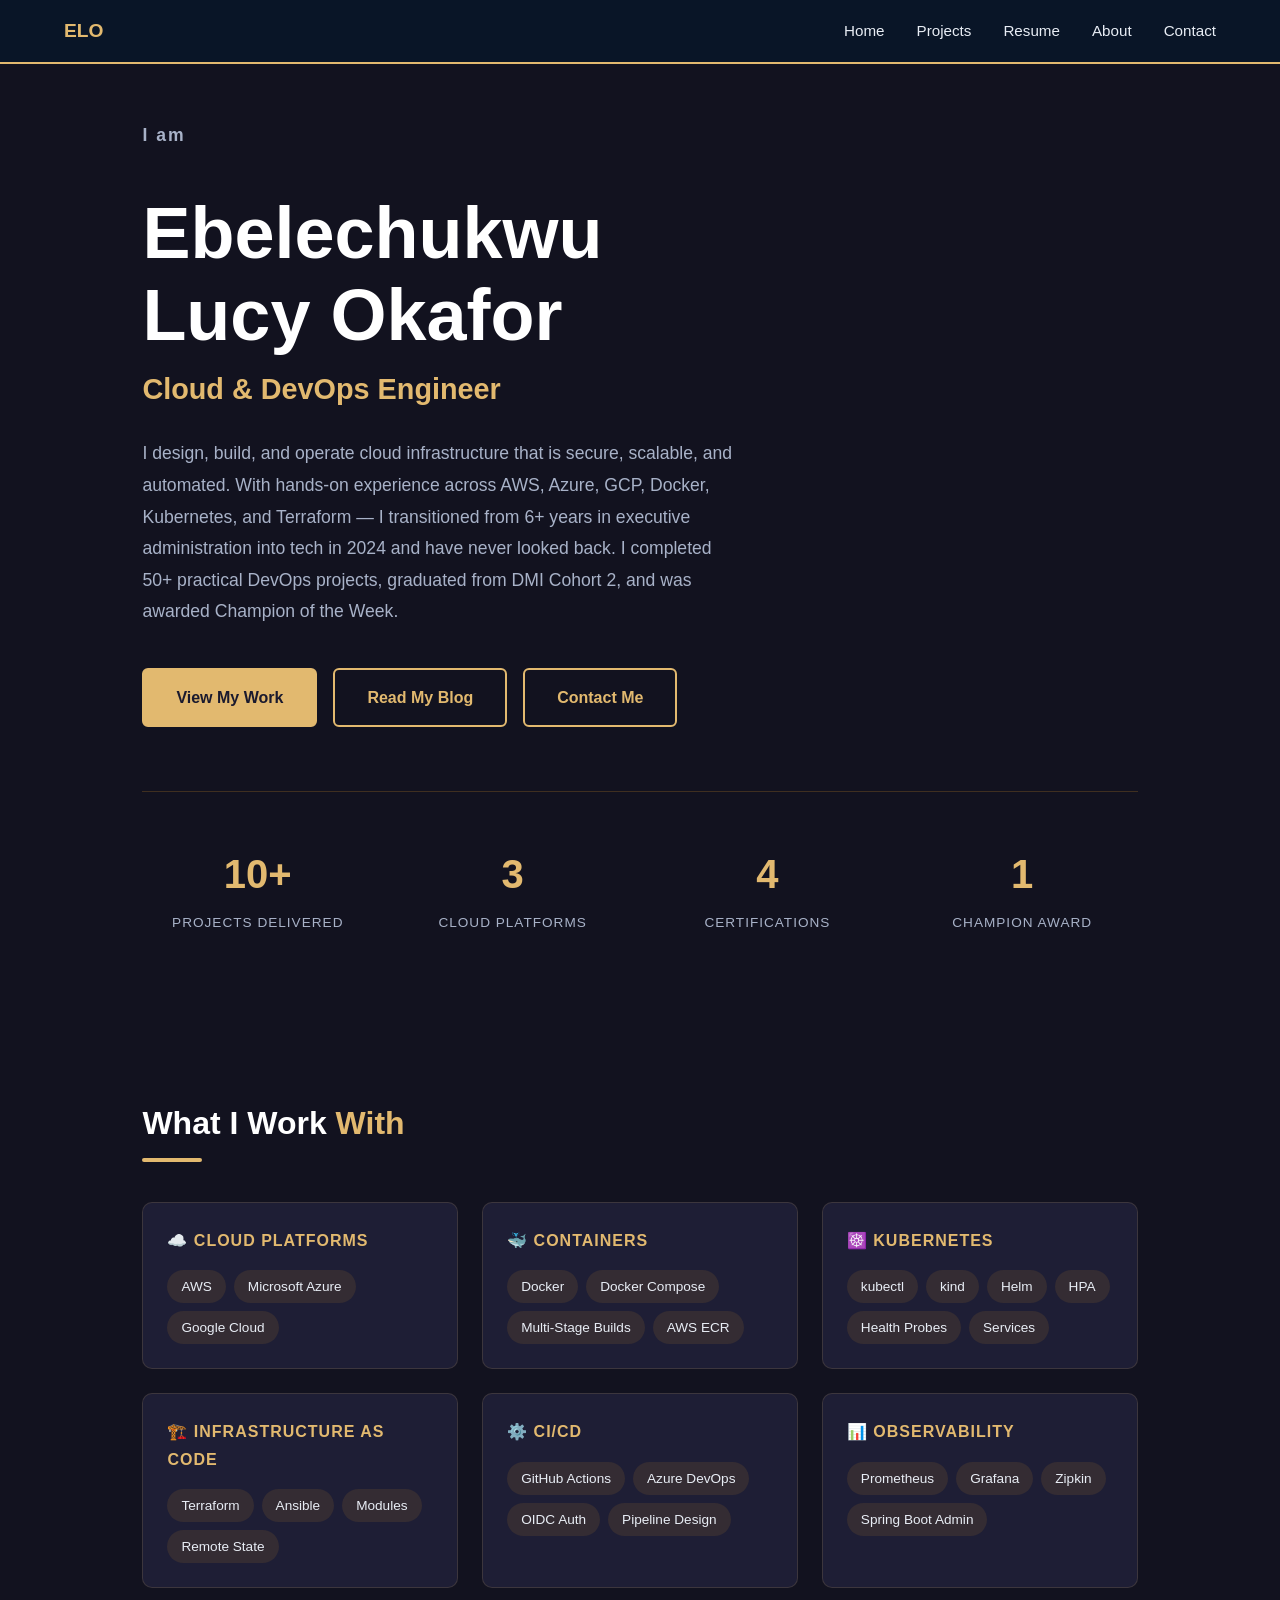
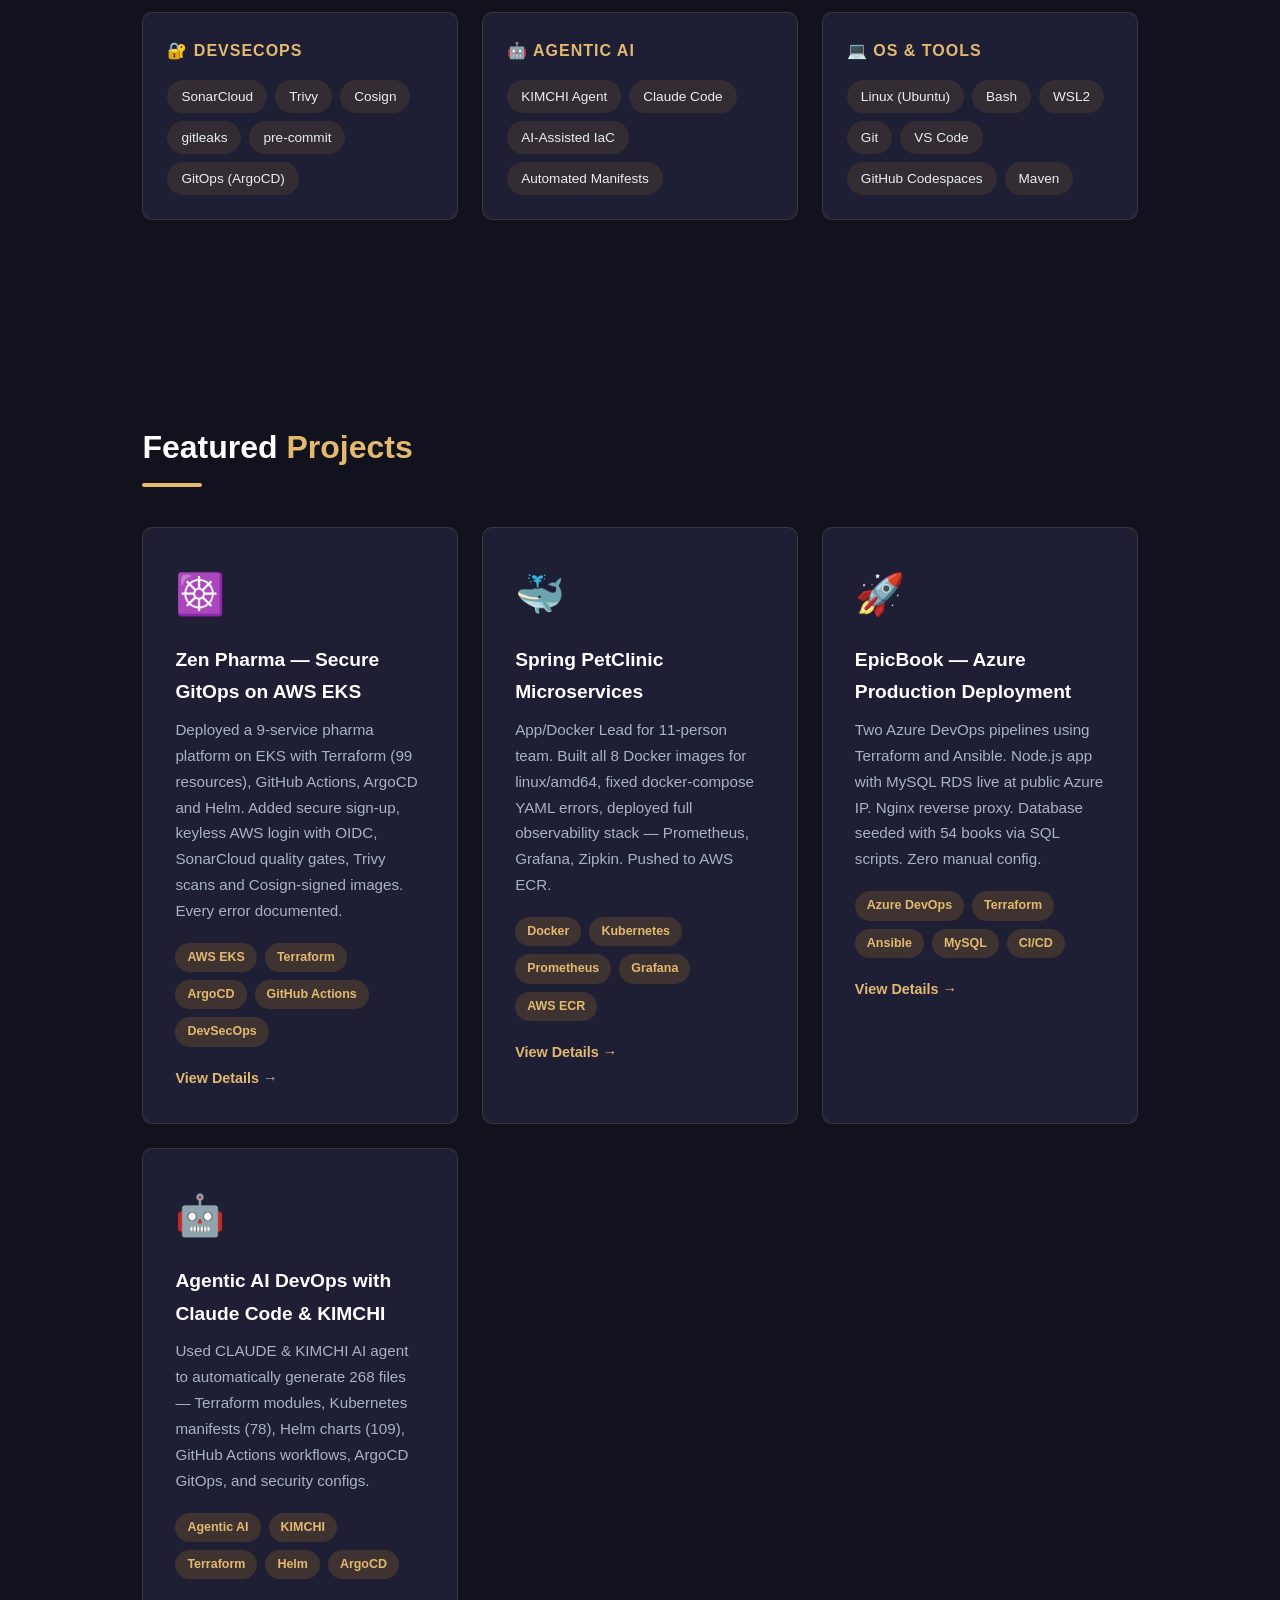
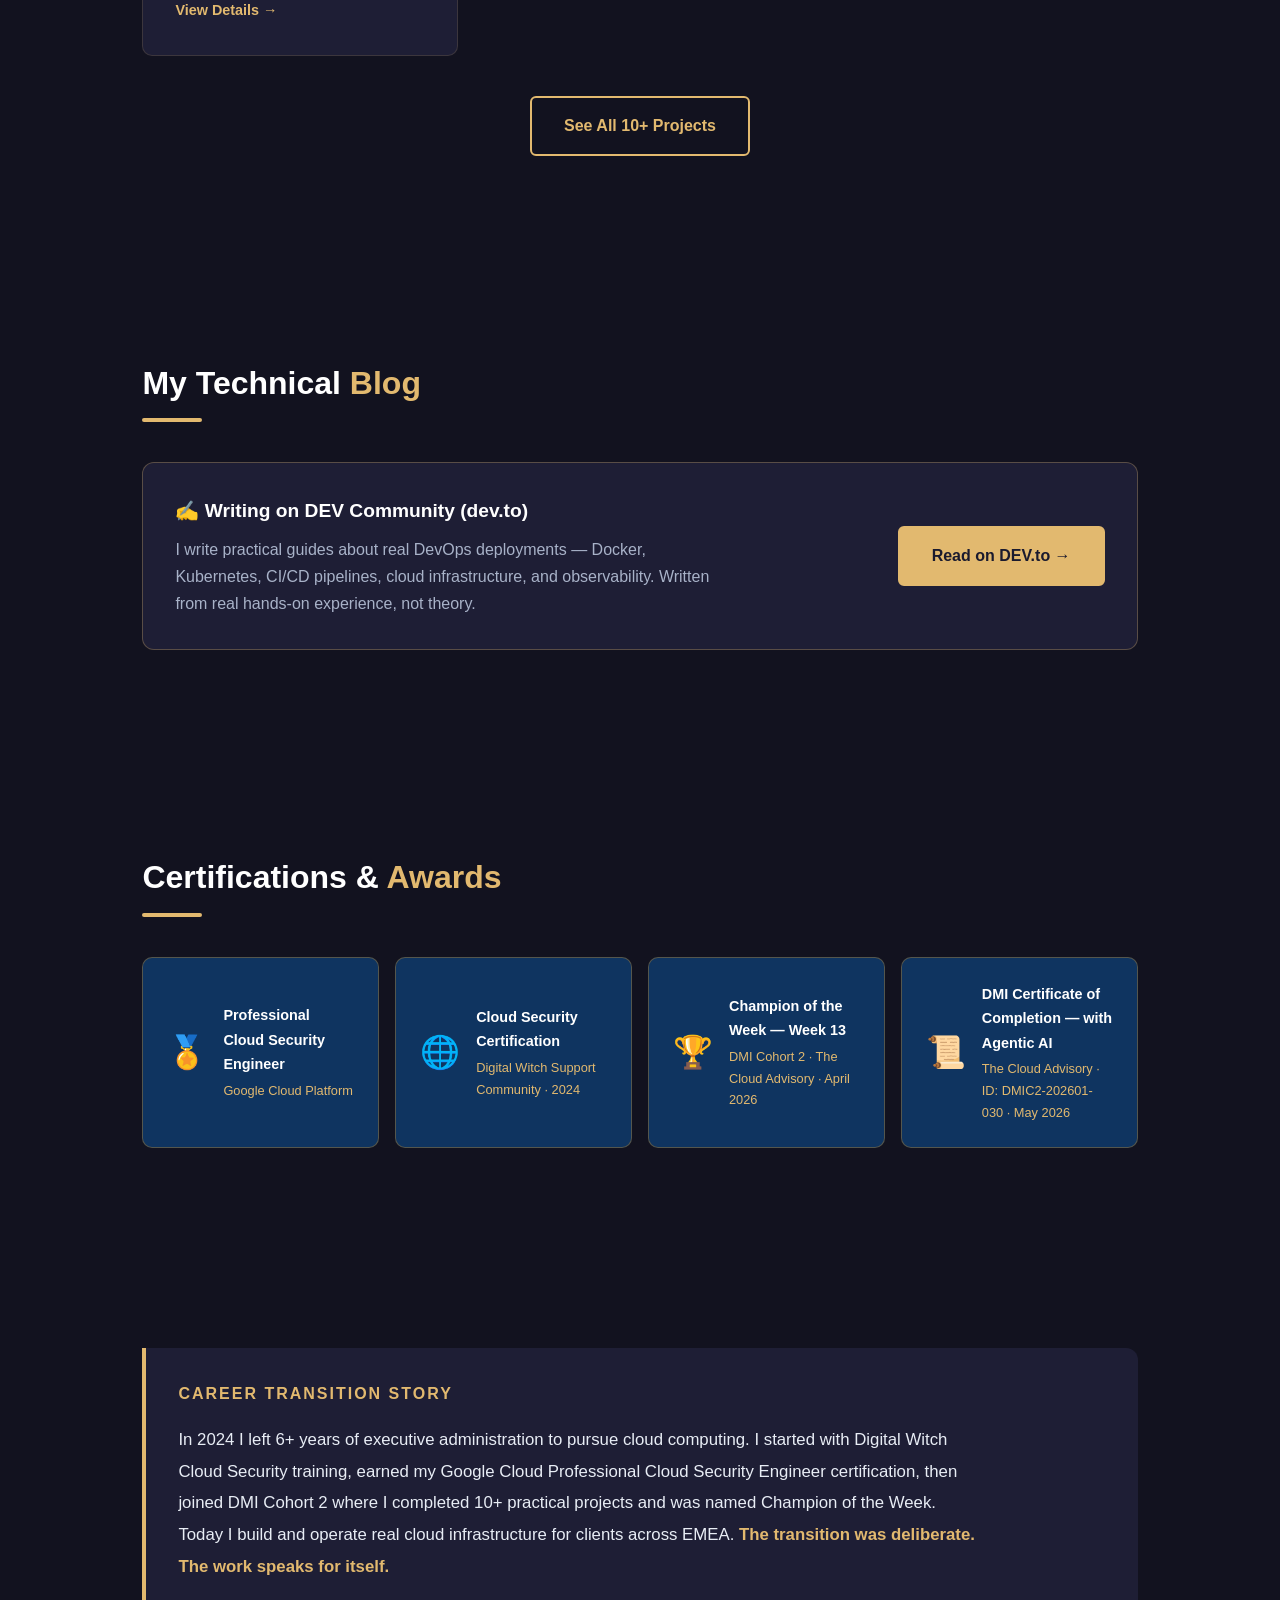
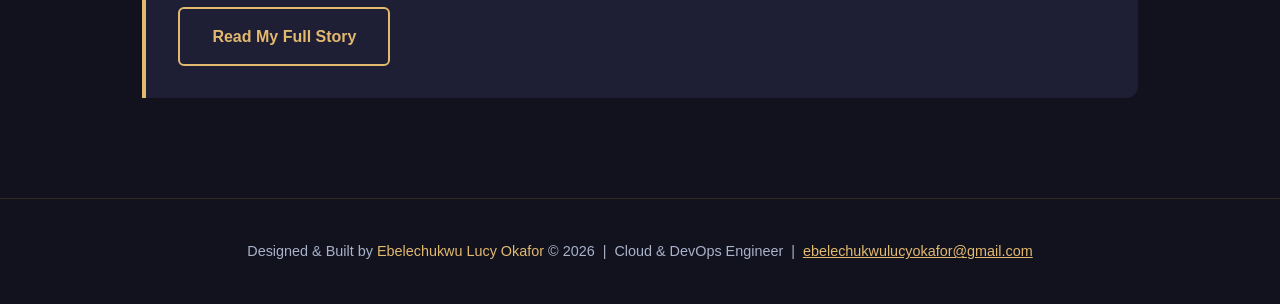
<file: index.html>
<!DOCTYPE html>
<html lang="en">
<head>
  <meta charset="UTF-8"/>
  <meta name="viewport" content="width=device-width, initial-scale=1.0"/>
  <title>Ebelechukwu Lucy Okafor | Cloud & DevOps Engineer</title>
  <link rel="stylesheet" href="style.css"/>
</head>
<body>

<nav>
  <a href="index.html" class="nav-brand">ELO</a>
  <ul class="nav-links">
    <li><a href="index.html">Home</a></li>
    <li><a href="projects.html">Projects</a></li>
    <li><a href="resume.html">Resume</a></li>
    <li><a href="about.html">About</a></li>
    <li><a href="contact.html">Contact</a></li>
  </ul>
</nav>

<!-- HERO -->
<div class="hero">
  <p class="hero-tag">I am</p>
  <h1>Ebelechukwu<br>Lucy Okafor</h1>
  <h2>Cloud &amp; DevOps Engineer</h2>
  <p>
    I design, build, and operate cloud infrastructure that is secure,
    scalable, and automated. With hands-on experience across AWS, Azure,
    GCP, Docker, Kubernetes, and Terraform — I transitioned from 6+ years
    in executive administration into tech in 2024 and have never looked back.
    I completed 50+ practical DevOps projects, graduated from DMI Cohort 2,
    and was awarded Champion of the Week.
  </p>
  <div class="btn-group">
    <a href="projects.html" class="btn btn-primary">View My Work</a>
    <a href="https://dev.to/ebelechukwu_lucyokafor" target="_blank" class="btn btn-outline">
      Read My Blog
    </a>
    <a href="contact.html" class="btn btn-outline">Contact Me</a>
  </div>

  <div class="stats">
    <div class="stat-item">
      <span class="stat-number">10+</span>
      <span class="stat-label">Projects Delivered</span>
    </div>
    <div class="stat-item">
      <span class="stat-number">3</span>
      <span class="stat-label">Cloud Platforms</span>
    </div>
    <div class="stat-item">
      <span class="stat-number">4</span>
      <span class="stat-label">Certifications</span>
    </div>
    <div class="stat-item">
      <span class="stat-number">1</span>
      <span class="stat-label">Champion Award</span>
    </div>
  </div>
</div>

<!-- SKILLS SNAPSHOT -->
<section>
  <h2 class="section-title">What I Work <span>With</span></h2>
  <div class="section-line"></div>
  <div class="skills-grid">

    <div class="skill-group">
      <h3>☁️ Cloud Platforms</h3>
      <ul class="skill-list">
        <li>AWS</li><li>Microsoft Azure</li><li>Google Cloud</li>
      </ul>
    </div>

    <div class="skill-group">
      <h3>🐳 Containers</h3>
      <ul class="skill-list">
        <li>Docker</li><li>Docker Compose</li>
        <li>Multi-Stage Builds</li><li>AWS ECR</li>
      </ul>
    </div>

    <div class="skill-group">
      <h3>☸️ Kubernetes</h3>
      <ul class="skill-list">
        <li>kubectl</li><li>kind</li><li>Helm</li>
        <li>HPA</li><li>Health Probes</li><li>Services</li>
      </ul>
    </div>

    <div class="skill-group">
      <h3>🏗️ Infrastructure as Code</h3>
      <ul class="skill-list">
        <li>Terraform</li><li>Ansible</li>
        <li>Modules</li><li>Remote State</li>
      </ul>
    </div>

    <div class="skill-group">
      <h3>⚙️ CI/CD</h3>
      <ul class="skill-list">
        <li>GitHub Actions</li><li>Azure DevOps</li>
        <li>OIDC Auth</li><li>Pipeline Design</li>
      </ul>
    </div>

    <div class="skill-group">
      <h3>📊 Observability</h3>
      <ul class="skill-list">
        <li>Prometheus</li><li>Grafana</li>
        <li>Zipkin</li><li>Spring Boot Admin</li>
      </ul>
    </div>
        <div class="skill-group">
      <h3>🔐 DevSecOps</h3>
      <ul class="skill-list">
        <li>SonarCloud</li><li>Trivy</li><li>Cosign</li>
        <li>gitleaks</li><li>pre-commit</li><li>GitOps (ArgoCD)</li>
      </ul>
    </div>

    <div class="skill-group">
      <h3>🤖 Agentic AI</h3>
      <ul class="skill-list">
        <li>KIMCHI Agent</li><li>Claude Code</li>
        <li>AI-Assisted IaC</li><li>Automated Manifests</li>
      </ul>
    </div>

    <div class="skill-group">
      <h3>💻 OS &amp; Tools</h3>
      <ul class="skill-list">
        <li>Linux (Ubuntu)</li><li>Bash</li>
        <li>WSL2</li><li>Git</li><li>VS Code</li>
        <li>GitHub Codespaces</li><li>Maven</li>
      </ul>
    </div>

  </div>
</section>

<!-- FEATURED PROJECTS -->
<section>
  <h2 class="section-title">Featured <span>Projects</span></h2>
  <div class="section-line"></div>
  <div class="cards">

        <div class="card">
      <span class="card-icon">☸️</span>
      <h3>Zen Pharma — Secure GitOps on AWS EKS</h3>
      <p>Deployed a 9-service pharma platform on EKS with Terraform (99 resources),
      GitHub Actions, ArgoCD and Helm. Added secure sign-up, keyless AWS login with
      OIDC, SonarCloud quality gates, Trivy scans and Cosign-signed images.
      Every error documented.</p>
      <div class="card-tags">
        <span class="tag">AWS EKS</span><span class="tag">Terraform</span>
        <span class="tag">ArgoCD</span><span class="tag">GitHub Actions</span>
        <span class="tag">DevSecOps</span>
      </div>
      <a href="projects.html#zen-pharma" class="card-link">View Details →</a>
    </div>

    <div class="card">
      <span class="card-icon">🐳</span>
      <h3>Spring PetClinic Microservices</h3>
      <p>App/Docker Lead for 11-person team. Built all 8 Docker images
      for linux/amd64, fixed docker-compose YAML errors, deployed full
      observability stack — Prometheus, Grafana, Zipkin. Pushed to AWS ECR.</p>
      <div class="card-tags">
        <span class="tag">Docker</span><span class="tag">Kubernetes</span>
        <span class="tag">Prometheus</span><span class="tag">Grafana</span>
        <span class="tag">AWS ECR</span>
      </div>
      <a href="projects.html" class="card-link">View Details →</a>
    </div>

    <div class="card">
      <span class="card-icon">🚀</span>
      <h3>EpicBook — Azure Production Deployment</h3>
      <p>Two Azure DevOps pipelines using Terraform and Ansible. Node.js
      app with MySQL RDS live at public Azure IP. Nginx reverse proxy.
      Database seeded with 54 books via SQL scripts. Zero manual config.</p>
      <div class="card-tags">
        <span class="tag">Azure DevOps</span><span class="tag">Terraform</span>
        <span class="tag">Ansible</span><span class="tag">MySQL</span>
        <span class="tag">CI/CD</span>
      </div>
      <a href="projects.html" class="card-link">View Details →</a>
    </div>

    <div class="card">
      <span class="card-icon">🤖</span>
          <h3>Agentic AI DevOps with Claude Code &amp; KIMCHI</h3>
      <p>Used CLAUDE & KIMCHI AI agent to automatically generate 268 files —
      Terraform modules, Kubernetes manifests (78), Helm charts (109),
      GitHub Actions workflows, ArgoCD GitOps, and security configs.</p>
      <div class="card-tags">
        <span class="tag">Agentic AI</span><span class="tag">KIMCHI</span>
        <span class="tag">Terraform</span><span class="tag">Helm</span>
        <span class="tag">ArgoCD</span>
      </div>
      <a href="projects.html" class="card-link">View Details →</a>
    </div>

  </div>
  <div style="text-align:center; margin-top:2.5rem;">
    <a href="projects.html" class="btn btn-outline">See All 10+ Projects</a>
  </div>
</section>

<!-- BLOG -->
<section>
  <h2 class="section-title">My Technical <span>Blog</span></h2>
  <div class="section-line"></div>
  <div style="background:var(--bg-card); border:1px solid rgba(226,185,111,0.3);
  border-radius:12px; padding:2rem; display:flex; align-items:center;
  justify-content:space-between; gap:1.5rem; flex-wrap:wrap;">
    <div>
      <h3 style="color:var(--white); font-size:1.2rem; margin-bottom:0.5rem;">
        ✍️ Writing on DEV Community (dev.to)
      </h3>
      <p style="color:var(--grey); max-width:550px;">
        I write practical guides about real DevOps deployments — Docker, Kubernetes,
        CI/CD pipelines, cloud infrastructure, and observability. Written from
        real hands-on experience, not theory.
      </p>
    </div>
    <a href="https://dev.to/ebelechukwu_lucyokafor" target="_blank"
    class="btn btn-primary" style="white-space:nowrap;">
      Read on DEV.to →
    </a>
  </div>
</section>

<!-- CERTIFICATIONS -->
<section>
  <h2 class="section-title">Certifications &amp; <span>Awards</span></h2>
  <div class="section-line"></div>
  <div class="cert-grid">

    <div class="cert-badge">
      <span class="cert-icon">🏅</span>
      <div>
        <h4>Professional Cloud Security Engineer</h4>
        <p>Google Cloud Platform</p>
      </div>
    </div>

    <div class="cert-badge">
      <span class="cert-icon">🌐</span>
      <div>
        <h4>Cloud Security Certification</h4>
        <p>Digital Witch Support Community · 2024</p>
      </div>
    </div>

    <div class="cert-badge">
      <span class="cert-icon">🏆</span>
      <div>
        <h4>Champion of the Week — Week 13</h4>
        <p>DMI Cohort 2 · The Cloud Advisory · April 2026</p>
      </div>
    </div>

    <div class="cert-badge">
      <span class="cert-icon">📜</span>
      <div>
        <h4>DMI Certificate of Completion — with Agentic AI</h4>
        <p>The Cloud Advisory · ID: DMIC2-202601-030 · May 2026</p>
      </div>
    </div>

  </div>
</section>

<!-- CAREER TRANSITION HIGHLIGHT -->
<section>
  <div style="background:var(--bg-card); border-left:4px solid var(--gold);
  border-radius:0 12px 12px 0; padding:2rem;">
    <h3 style="color:var(--gold); font-size:1rem; text-transform:uppercase;
    letter-spacing:2px; margin-bottom:1rem;">Career Transition Story</h3>
    <p style="color:var(--light); font-size:1.05rem; line-height:1.9;
    max-width:800px;">
      In 2024 I left 6+ years of executive administration to pursue cloud computing.
      I started with Digital Witch Cloud Security training, earned my Google Cloud
      Professional Cloud Security Engineer certification, then joined DMI Cohort 2
      where I completed 10+ practical projects and was named Champion of the Week.
      Today I build and operate real cloud infrastructure for clients across EMEA.
      <strong style="color:var(--gold)"> The transition was deliberate. The work speaks for itself.</strong>
    </p>
    <div style="margin-top:1.5rem;">
      <a href="about.html" class="btn btn-outline">Read My Full Story</a>
    </div>
  </div>
</section>

<footer>
  <p>
    Designed &amp; Built by <span>Ebelechukwu Lucy Okafor</span>
    &copy; 2026 &nbsp;|&nbsp;
    Cloud &amp; DevOps Engineer &nbsp;|&nbsp;
    <a href="mailto:ebelechukwulucyokafor@gmail.com"
    style="color:var(--gold);">ebelechukwulucyokafor@gmail.com</a>
  </p>
</footer>

</body>
</html>
</file>
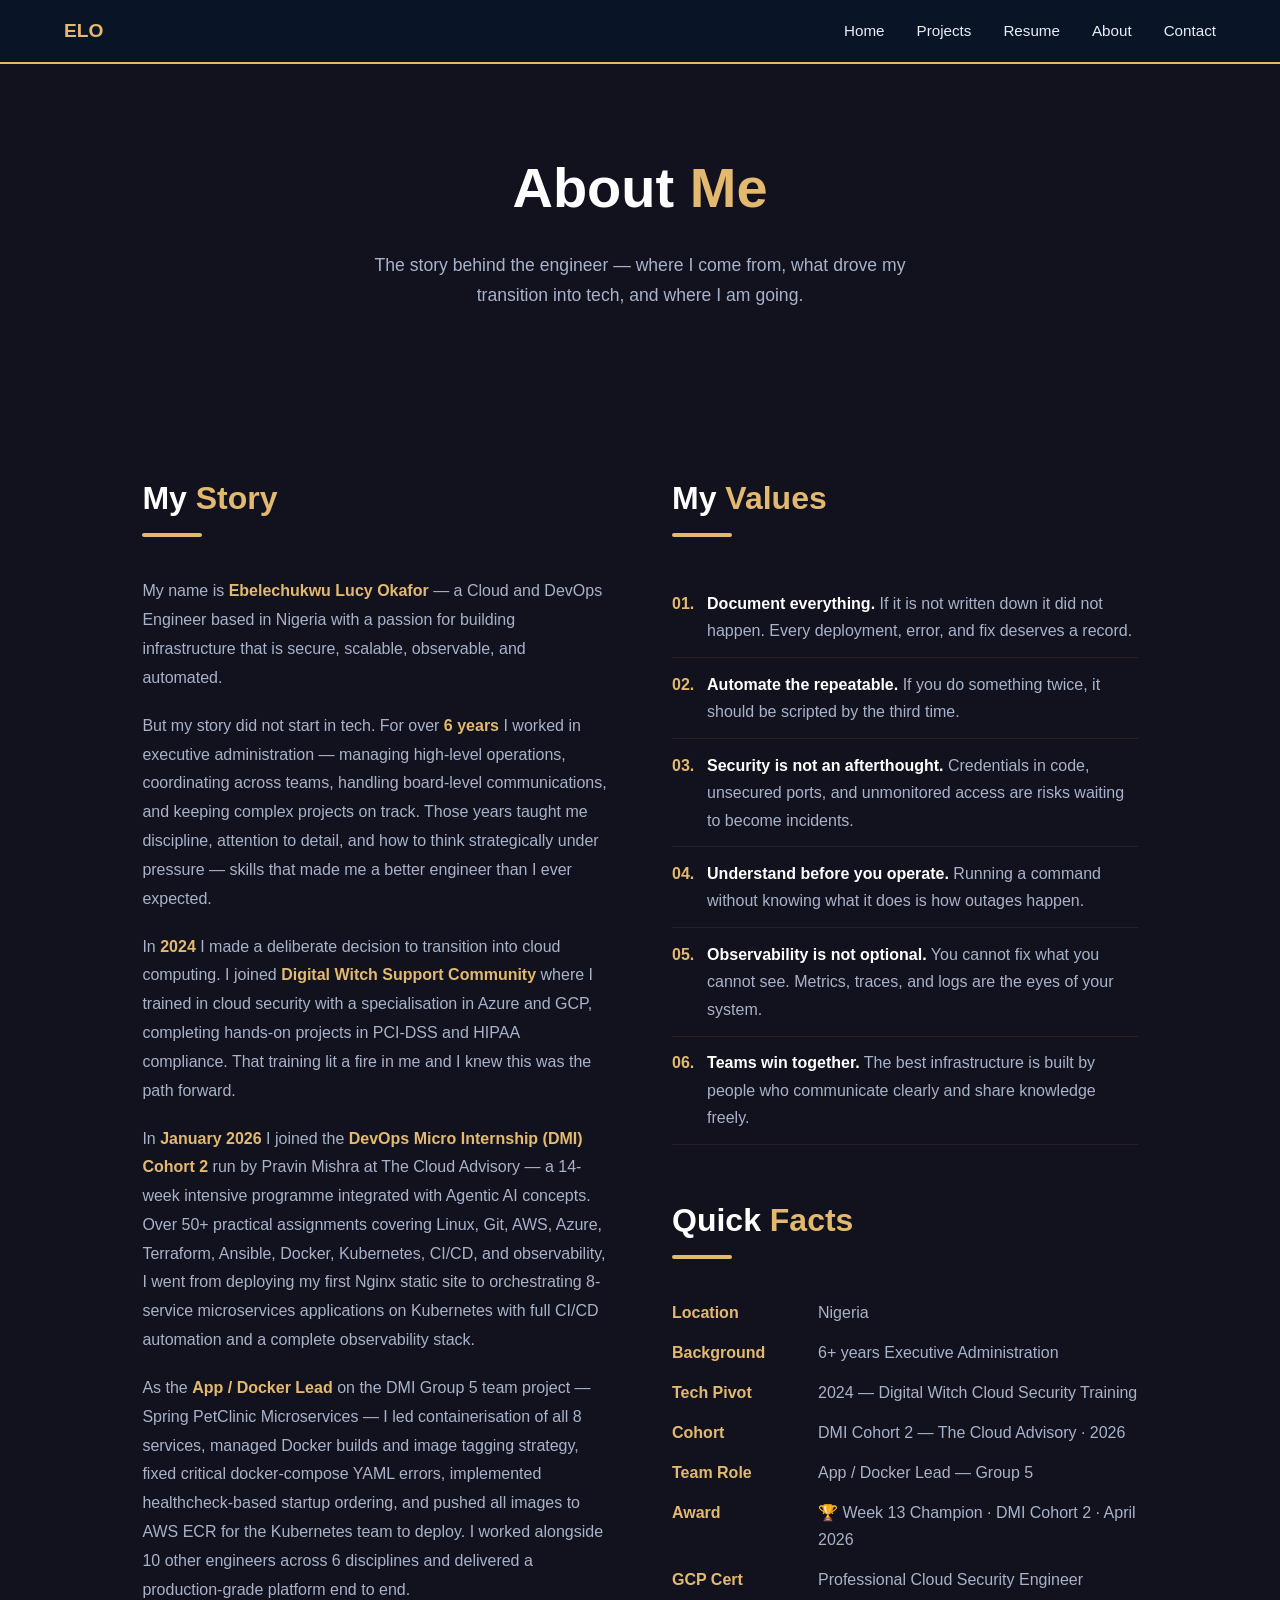
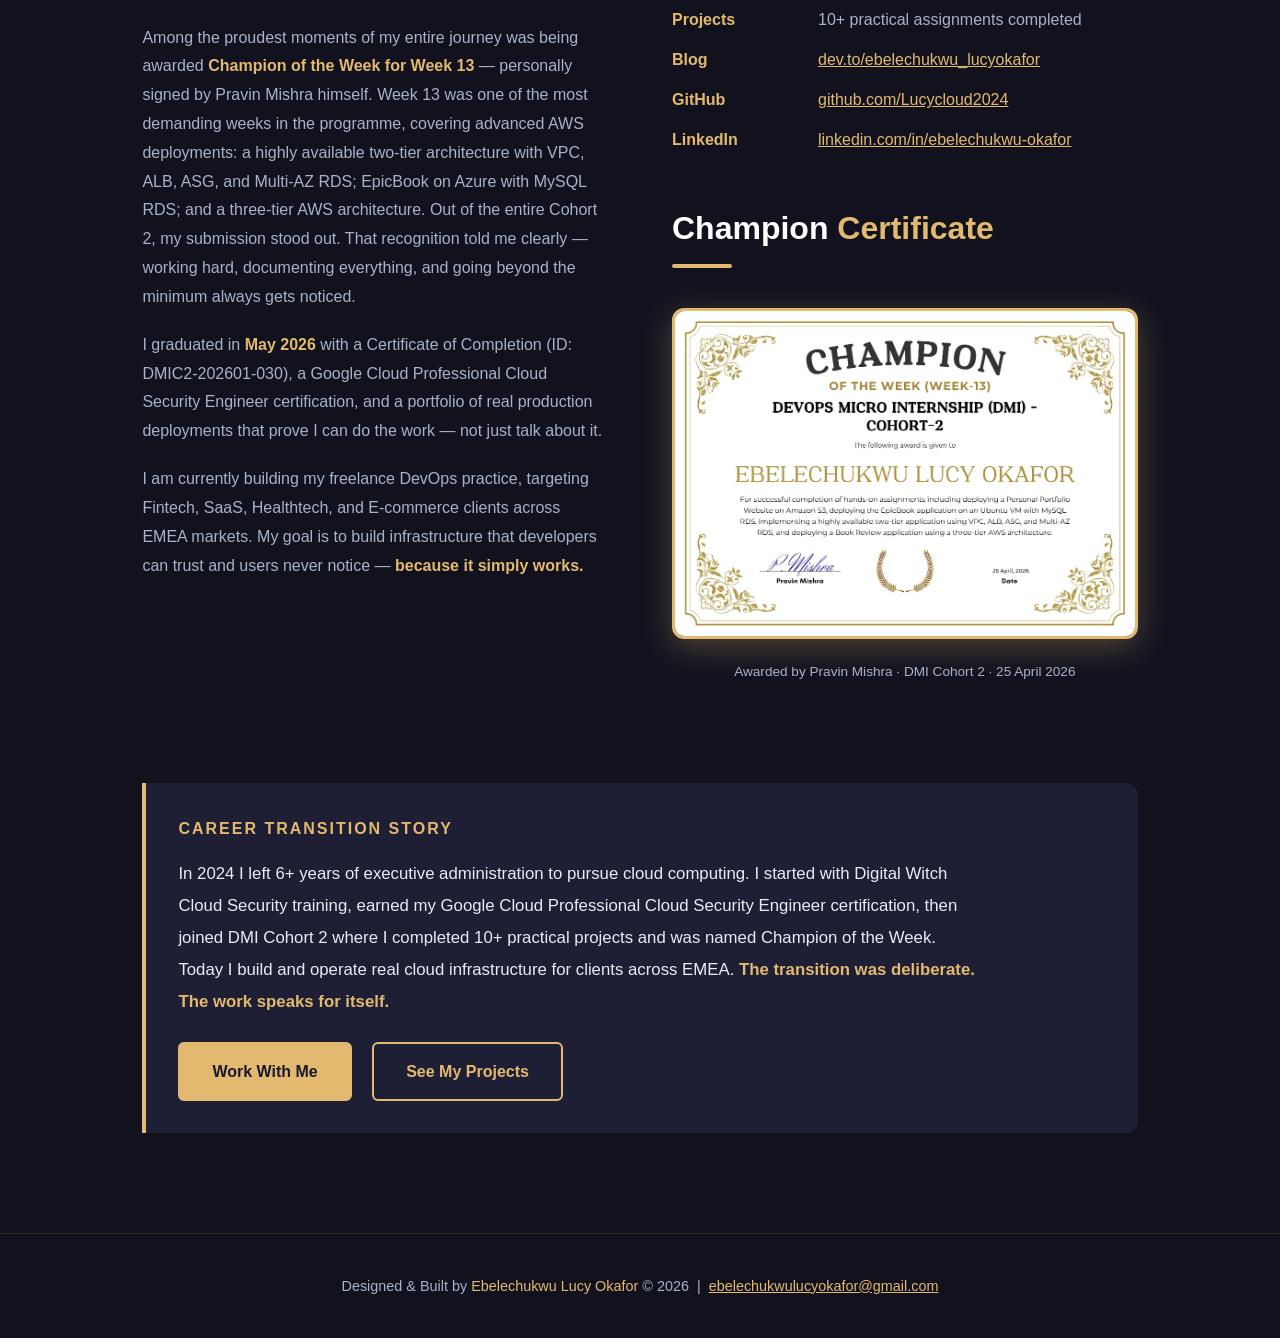
<file: about.html>
<!DOCTYPE html>
<html lang="en">
<head>
  <meta charset="UTF-8"/>
  <meta name="viewport" content="width=device-width, initial-scale=1.0"/>
  <title>About | Ebelechukwu Lucy Okafor</title>
  <link rel="stylesheet" href="style.css"/>
</head>
<body>

<nav>
  <a href="index.html" class="nav-brand">ELO</a>
  <ul class="nav-links">
    <li><a href="index.html">Home</a></li>
    <li><a href="projects.html">Projects</a></li>
    <li><a href="resume.html">Resume</a></li>
    <li><a href="about.html">About</a></li>
    <li><a href="contact.html">Contact</a></li>
  </ul>
</nav>

<div class="page-hero">
  <h1>About <span style="color:var(--gold)">Me</span></h1>
  <p>The story behind the engineer — where I come from,
  what drove my transition into tech, and where I am going.</p>
</div>

<section>
  <div class="about-grid">

    <!-- LEFT COLUMN — MY STORY -->
    <div class="about-text">
      <h2 class="section-title">My <span>Story</span></h2>
      <div class="section-line"></div>

      <p>My name is <span>Ebelechukwu Lucy Okafor</span> — a Cloud and
      DevOps Engineer based in Nigeria with a passion for building
      infrastructure that is secure, scalable, observable, and automated.</p>

      <p>But my story did not start in tech. For over <span>6 years</span>
      I worked in executive administration — managing high-level operations,
      coordinating across teams, handling board-level communications, and
      keeping complex projects on track. Those years taught me discipline,
      attention to detail, and how to think strategically under pressure —
      skills that made me a better engineer than I ever expected.</p>

      <p>In <span>2024</span> I made a deliberate decision to transition into
      cloud computing. I joined <span>Digital Witch Support Community</span>
      where I trained in cloud security with a specialisation in Azure and GCP,
      completing hands-on projects in PCI-DSS and HIPAA compliance. That
      training lit a fire in me and I knew this was the path forward.</p>

      <p>In <span>January 2026</span> I joined the
      <span>DevOps Micro Internship (DMI) Cohort 2</span> run by Pravin Mishra
      at The Cloud Advisory — a 14-week intensive programme integrated with
      Agentic AI concepts. Over 50+ practical assignments covering Linux, Git,
      AWS, Azure, Terraform, Ansible, Docker, Kubernetes, CI/CD, and
      observability, I went from deploying my first Nginx static site to
      orchestrating 8-service microservices applications on Kubernetes with
      full CI/CD automation and a complete observability stack.</p>

      <p>As the <span>App / Docker Lead</span> on the DMI Group 5 team
      project — Spring PetClinic Microservices — I led containerisation of
      all 8 services, managed Docker builds and image tagging strategy, fixed
      critical docker-compose YAML errors, implemented healthcheck-based
      startup ordering, and pushed all images to AWS ECR for the Kubernetes
      team to deploy. I worked alongside 10 other engineers across 6
      disciplines and delivered a production-grade platform end to end.</p>

      <p>Among the proudest moments of my entire journey was being awarded
      <span>Champion of the Week for Week 13</span> — personally signed by
      Pravin Mishra himself. Week 13 was one of the most demanding weeks in
      the programme, covering advanced AWS deployments: a highly available
      two-tier architecture with VPC, ALB, ASG, and Multi-AZ RDS; EpicBook
      on Azure with MySQL RDS; and a three-tier AWS architecture. Out of the
      entire Cohort 2, my submission stood out. That recognition told me
      clearly — working hard, documenting everything, and going beyond the
      minimum always gets noticed.</p>

      <p>I graduated in <span>May 2026</span> with a Certificate of
      Completion (ID: DMIC2-202601-030), a Google Cloud Professional Cloud
      Security Engineer certification, and a portfolio of real production
      deployments that prove I can do the work — not just talk about it.</p>

      <p>I am currently building my freelance DevOps practice, targeting
      Fintech, SaaS, Healthtech, and E-commerce clients across EMEA markets.
      My goal is to build infrastructure that developers can trust and users
      never notice — <span>because it simply works.</span></p>
    </div>

    <!-- RIGHT COLUMN — VALUES & FACTS -->
    <div>
      <h2 class="section-title">My <span>Values</span></h2>
      <div class="section-line"></div>
      <ul class="values-list">
        <li>
          <span>01.</span>
          <span><strong style="color:var(--white);">Document everything.</strong>
          If it is not written down it did not happen. Every deployment,
          error, and fix deserves a record.</span>
        </li>
        <li>
          <span>02.</span>
          <span><strong style="color:var(--white);">Automate the repeatable.</strong>
          If you do something twice, it should be scripted by the
          third time.</span>
        </li>
        <li>
          <span>03.</span>
          <span><strong style="color:var(--white);">Security is not an afterthought.</strong>
          Credentials in code, unsecured ports, and unmonitored access
          are risks waiting to become incidents.</span>
        </li>
        <li>
          <span>04.</span>
          <span><strong style="color:var(--white);">Understand before you operate.</strong>
          Running a command without knowing what it does is how
          outages happen.</span>
        </li>
        <li>
          <span>05.</span>
          <span><strong style="color:var(--white);">Observability is not optional.</strong>
          You cannot fix what you cannot see. Metrics, traces, and logs
          are the eyes of your system.</span>
        </li>
        <li>
          <span>06.</span>
          <span><strong style="color:var(--white);">Teams win together.</strong>
          The best infrastructure is built by people who communicate
          clearly and share knowledge freely.</span>
        </li>
      </ul>

      <!-- QUICK FACTS -->
      <div style="margin-top:3rem;">
        <h2 class="section-title">Quick <span>Facts</span></h2>
        <div class="section-line"></div>
        <div style="display:grid; gap:0.8rem;">

          <div style="display:flex; gap:1rem; color:var(--grey);">
            <span style="color:var(--gold); font-weight:700;
            min-width:130px;">Location</span>
            <span>Nigeria</span>
          </div>

          <div style="display:flex; gap:1rem; color:var(--grey);">
            <span style="color:var(--gold); font-weight:700;
            min-width:130px;">Background</span>
            <span>6+ years Executive Administration</span>
          </div>

          <div style="display:flex; gap:1rem; color:var(--grey);">
            <span style="color:var(--gold); font-weight:700;
            min-width:130px;">Tech Pivot</span>
            <span>2024 — Digital Witch Cloud Security Training</span>
          </div>

          <div style="display:flex; gap:1rem; color:var(--grey);">
            <span style="color:var(--gold); font-weight:700;
            min-width:130px;">Cohort</span>
            <span>DMI Cohort 2 — The Cloud Advisory · 2026</span>
          </div>

          <div style="display:flex; gap:1rem; color:var(--grey);">
            <span style="color:var(--gold); font-weight:700;
            min-width:130px;">Team Role</span>
            <span>App / Docker Lead — Group 5</span>
          </div>

          <div style="display:flex; gap:1rem; color:var(--grey);">
            <span style="color:var(--gold); font-weight:700;
            min-width:130px;">Award</span>
            <span>🏆 Week 13 Champion · DMI Cohort 2 · April 2026</span>
          </div>

          <div style="display:flex; gap:1rem; color:var(--grey);">
            <span style="color:var(--gold); font-weight:700;
            min-width:130px;">GCP Cert</span>
            <span>Professional Cloud Security Engineer</span>
          </div>

          <div style="display:flex; gap:1rem; color:var(--grey);">
            <span style="color:var(--gold); font-weight:700;
            min-width:130px;">Projects</span>
            <span>10+ practical assignments completed</span>
          </div>

          <div style="display:flex; gap:1rem; color:var(--grey);">
            <span style="color:var(--gold); font-weight:700;
            min-width:130px;">Blog</span>
            <a href="https://dev.to/ebelechukwu_lucyokafor" target="_blank"
            style="color:var(--gold);">dev.to/ebelechukwu_lucyokafor</a>
          </div>

          <div style="display:flex; gap:1rem; color:var(--grey);">
            <span style="color:var(--gold); font-weight:700;
            min-width:130px;">GitHub</span>
            <a href="https://github.com/Lucycloud2024" target="_blank"
            style="color:var(--gold);">github.com/Lucycloud2024</a>
          </div>

          <div style="display:flex; gap:1rem; color:var(--grey);">
            <span style="color:var(--gold); font-weight:700;
            min-width:130px;">LinkedIn</span>
            <a href="https://www.linkedin.com/in/ebelechukwu-okafor"
            target="_blank" style="color:var(--gold);">
            linkedin.com/in/ebelechukwu-okafor</a>
          </div>

        </div>
      </div>

      <!-- CHAMPION CERTIFICATE ON ABOUT PAGE -->
      <div style="margin-top:3rem;">
        <h2 class="section-title">Champion <span>Certificate</span></h2>
        <div class="section-line"></div>
        <img src="week13-champion.png.jpeg"
          alt="Week 13 Champion Certificate — Ebelechukwu Lucy Okafor"
          style="width:100%; border-radius:12px;
          border:3px solid var(--gold);
          box-shadow:0 8px 32px rgba(226,185,111,0.3);"/>
        <p style="color:var(--grey); font-size:0.85rem;
        text-align:center; margin-top:0.8rem;">
          Awarded by Pravin Mishra · DMI Cohort 2 · 25 April 2026
        </p>
      </div>

    </div>
  </div>
</section>

<!-- CTA SECTION -->
<section style="padding-top:0;">
  <div style="background:var(--bg-card);
  border-left:4px solid var(--gold);
  border-radius:0 12px 12px 0; padding:2rem;">
    <h3 style="color:var(--gold); font-size:1rem;
    text-transform:uppercase; letter-spacing:2px; margin-bottom:1rem;">
      Career Transition Story
    </h3>
    <p style="color:var(--light); font-size:1.05rem;
    line-height:1.9; max-width:800px;">
      In 2024 I left 6+ years of executive administration to pursue cloud
      computing. I started with Digital Witch Cloud Security training,
      earned my Google Cloud Professional Cloud Security Engineer
      certification, then joined DMI Cohort 2 where I completed 10+
      practical projects and was named Champion of the Week.
      Today I build and operate real cloud infrastructure for clients
      across EMEA.
      <strong style="color:var(--gold);">
        The transition was deliberate. The work speaks for itself.
      </strong>
    </p>
    <div style="margin-top:1.5rem;">
      <a href="contact.html" class="btn btn-primary">Work With Me</a>
      <a href="projects.html" class="btn btn-outline"
      style="margin-left:1rem;">See My Projects</a>
    </div>
  </div>
</section>

<footer>
  <p>Designed &amp; Built by <span>Ebelechukwu Lucy Okafor</span>
  &copy; 2026 &nbsp;|&nbsp;
  <a href="mailto:ebelechukwulucyokafor@gmail.com"
  style="color:var(--gold);">ebelechukwulucyokafor@gmail.com</a></p>
</footer>

</body>
</html>
</file>
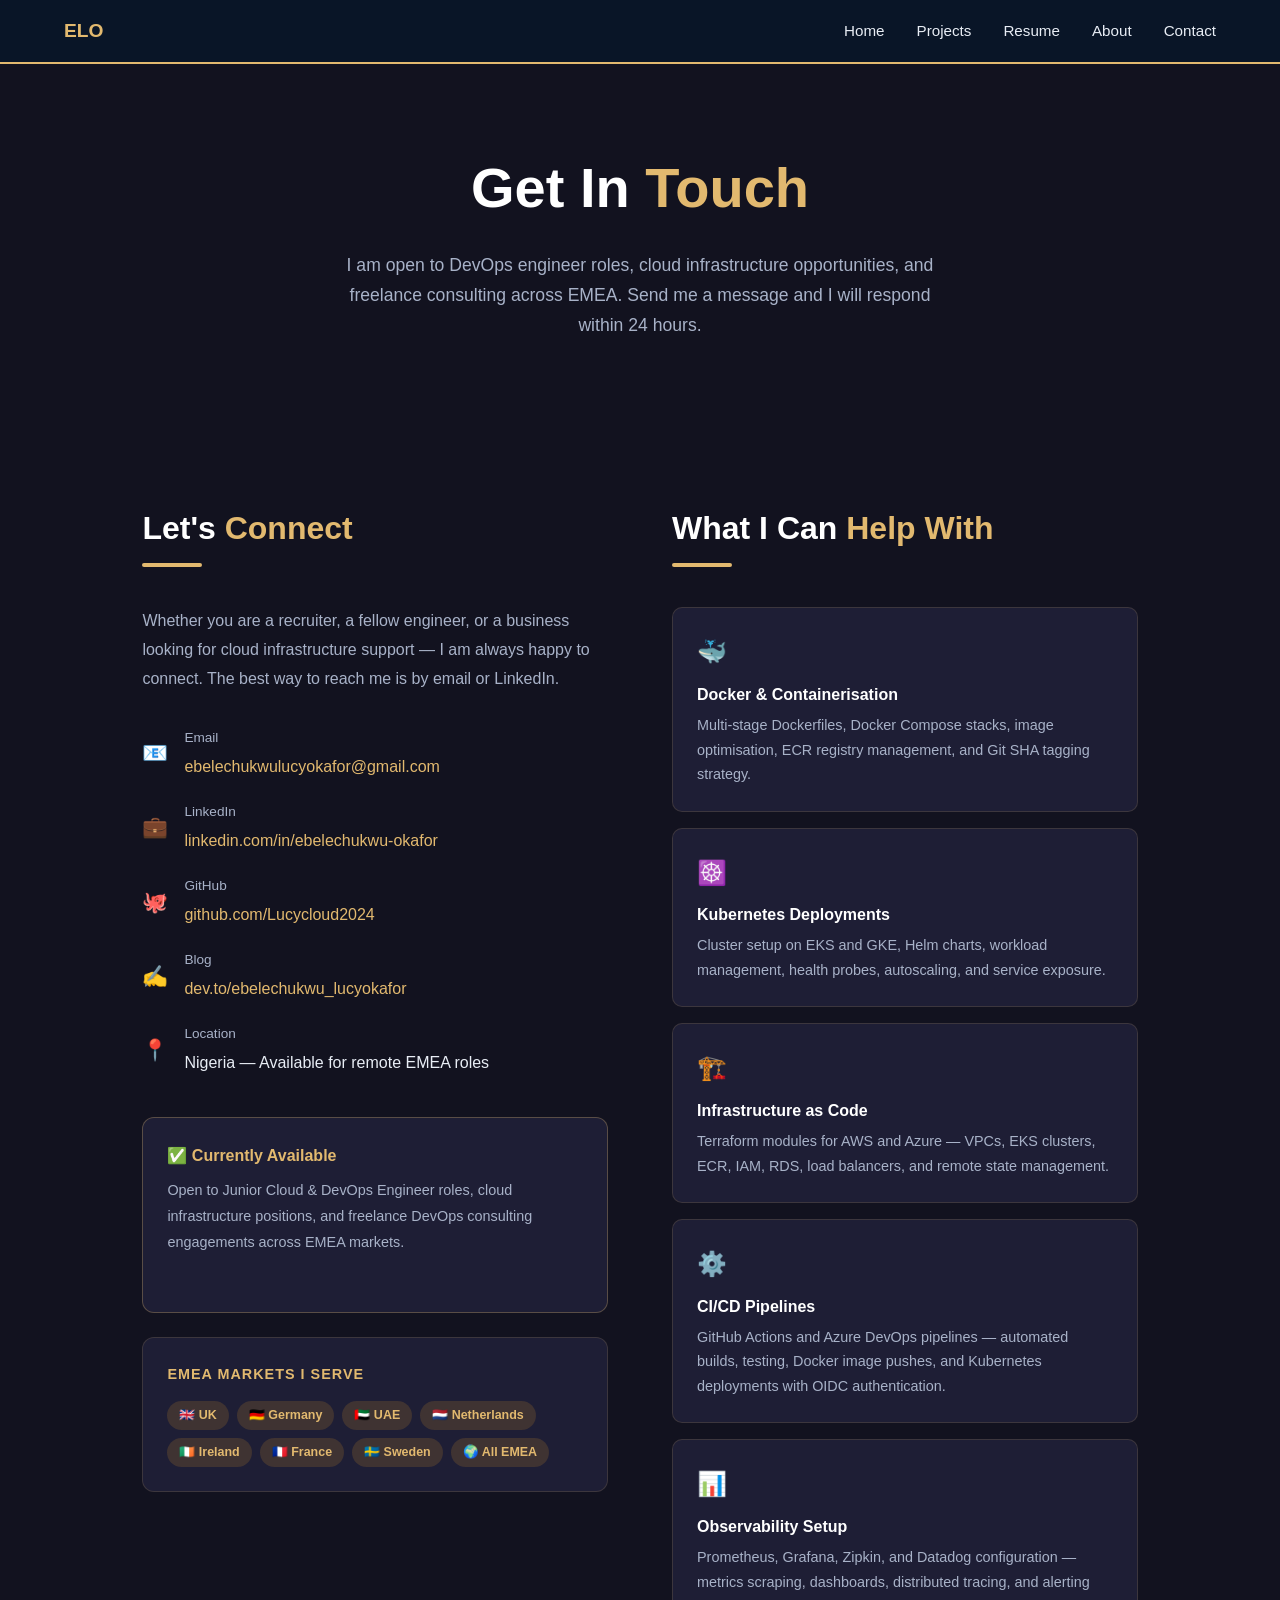
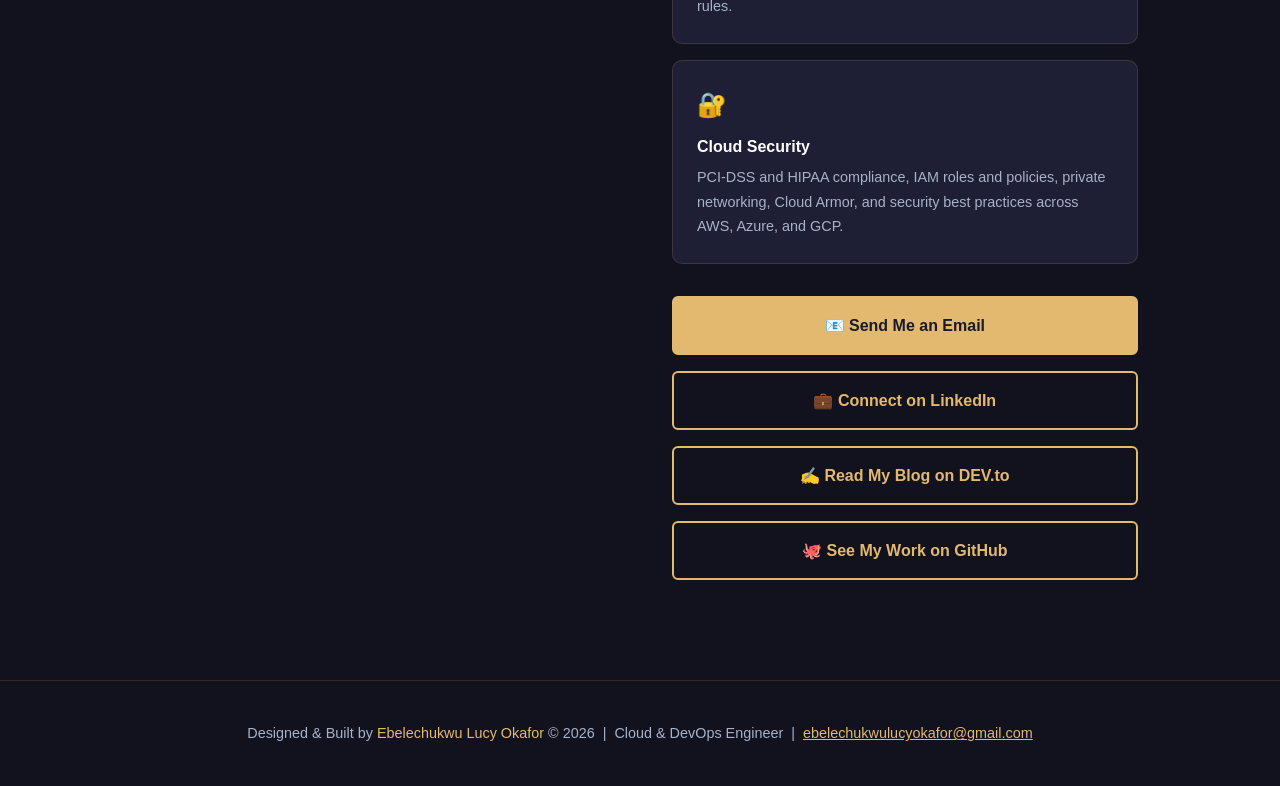
<file: contact.html>
<!DOCTYPE html>
<html lang="en">
<head>
  <meta charset="UTF-8"/>
  <meta name="viewport" content="width=device-width, initial-scale=1.0"/>
  <title>Contact | Ebelechukwu Lucy Okafor</title>
  <link rel="stylesheet" href="style.css"/>
</head>
<body>

<nav>
  <a href="index.html" class="nav-brand">ELO</a>
  <ul class="nav-links">
    <li><a href="index.html">Home</a></li>
    <li><a href="projects.html">Projects</a></li>
    <li><a href="resume.html">Resume</a></li>
    <li><a href="about.html">About</a></li>
    <li><a href="contact.html">Contact</a></li>
  </ul>
</nav>

<div class="page-hero">
  <h1>Get In <span style="color:var(--gold)">Touch</span></h1>
  <p>I am open to DevOps engineer roles, cloud infrastructure
  opportunities, and freelance consulting across EMEA.
  Send me a message and I will respond within 24 hours.</p>
</div>

<section>
  <div class="contact-grid">

    <!-- LEFT — CONTACT INFO -->
    <div class="contact-info">
      <h2 class="section-title">Let's <span>Connect</span></h2>
      <div class="section-line"></div>

      <p>Whether you are a recruiter, a fellow engineer, or a business
      looking for cloud infrastructure support — I am always happy to
      connect. The best way to reach me is by email or LinkedIn.</p>

      <div style="margin-top:2rem;">

        <div class="contact-item">
          <span class="contact-icon">📧</span>
          <div>
            <p style="color:var(--grey); font-size:0.85rem;
            margin-bottom:0.2rem;">Email</p>
            <a href="mailto:ebelechukwulucyokafor@gmail.com">
              ebelechukwulucyokafor@gmail.com
            </a>
          </div>
        </div>

        <div class="contact-item">
          <span class="contact-icon">💼</span>
          <div>
            <p style="color:var(--grey); font-size:0.85rem;
            margin-bottom:0.2rem;">LinkedIn</p>
            <a href="https://www.linkedin.com/in/ebelechukwu-okafor"
            target="_blank">
              linkedin.com/in/ebelechukwu-okafor
            </a>
          </div>
        </div>

        <div class="contact-item">
          <span class="contact-icon">🐙</span>
          <div>
            <p style="color:var(--grey); font-size:0.85rem;
            margin-bottom:0.2rem;">GitHub</p>
            <a href="https://github.com/Lucycloud2024" target="_blank">
              github.com/Lucycloud2024
            </a>
          </div>
        </div>

        <div class="contact-item">
          <span class="contact-icon">✍️</span>
          <div>
            <p style="color:var(--grey); font-size:0.85rem;
            margin-bottom:0.2rem;">Blog</p>
            <a href="https://dev.to/ebelechukwu_lucyokafor" target="_blank">
              dev.to/ebelechukwu_lucyokafor
            </a>
          </div>
        </div>

        <div class="contact-item">
          <span class="contact-icon">📍</span>
          <div>
            <p style="color:var(--grey); font-size:0.85rem;
            margin-bottom:0.2rem;">Location</p>
            <span style="color:var(--light);">
              Nigeria — Available for remote EMEA roles
            </span>
          </div>
        </div>

      </div>

      <!-- AVAILABILITY BADGE -->
      <div style="margin-top:2.5rem; padding:1.5rem;
      background:var(--bg-card);
      border:1px solid rgba(226,185,111,0.3);
      border-radius:12px;">
        <p style="color:var(--gold); font-weight:700;
        margin-bottom:0.5rem;">✅ Currently Available</p>
        <p style="color:var(--grey); font-size:0.9rem; line-height:1.8;">
          Open to Junior Cloud &amp; DevOps Engineer roles, cloud
          infrastructure positions, and freelance DevOps consulting
          engagements across EMEA markets.
        </p>
      </div>

      <!-- MARKETS -->
      <div style="margin-top:1.5rem; padding:1.5rem;
      background:var(--bg-card);
      border:1px solid rgba(226,185,111,0.15);
      border-radius:12px;">
        <p style="color:var(--gold); font-weight:700;
        margin-bottom:0.8rem; font-size:0.9rem;
        text-transform:uppercase; letter-spacing:1px;">
          EMEA Markets I Serve
        </p>
        <div style="display:flex; flex-wrap:wrap; gap:0.5rem;">
          <span class="tag">🇬🇧 UK</span>
          <span class="tag">🇩🇪 Germany</span>
          <span class="tag">🇦🇪 UAE</span>
          <span class="tag">🇳🇱 Netherlands</span>
          <span class="tag">🇮🇪 Ireland</span>
          <span class="tag">🇫🇷 France</span>
          <span class="tag">🇸🇪 Sweden</span>
          <span class="tag">🌍 All EMEA</span>
        </div>
      </div>

    </div>

    <!-- RIGHT — SERVICES & BUTTONS -->
    <div>
      <h2 class="section-title">What I Can <span>Help With</span></h2>
      <div class="section-line"></div>

      <div style="display:grid; gap:1rem;">

        <div class="card" style="padding:1.5rem;">
          <span style="font-size:1.5rem;">🐳</span>
          <h3 style="margin:0.5rem 0 0.3rem; font-size:1rem;">
            Docker &amp; Containerisation
          </h3>
          <p style="font-size:0.9rem;">Multi-stage Dockerfiles, Docker
          Compose stacks, image optimisation, ECR registry management,
          and Git SHA tagging strategy.</p>
        </div>

        <div class="card" style="padding:1.5rem;">
          <span style="font-size:1.5rem;">☸️</span>
          <h3 style="margin:0.5rem 0 0.3rem; font-size:1rem;">
            Kubernetes Deployments
          </h3>
          <p style="font-size:0.9rem;">Cluster setup on EKS and GKE,
          Helm charts, workload management, health probes, autoscaling,
          and service exposure.</p>
        </div>

        <div class="card" style="padding:1.5rem;">
          <span style="font-size:1.5rem;">🏗️</span>
          <h3 style="margin:0.5rem 0 0.3rem; font-size:1rem;">
            Infrastructure as Code
          </h3>
          <p style="font-size:0.9rem;">Terraform modules for AWS and Azure
          — VPCs, EKS clusters, ECR, IAM, RDS, load balancers, and
          remote state management.</p>
        </div>

        <div class="card" style="padding:1.5rem;">
          <span style="font-size:1.5rem;">⚙️</span>
          <h3 style="margin:0.5rem 0 0.3rem; font-size:1rem;">
            CI/CD Pipelines
          </h3>
          <p style="font-size:0.9rem;">GitHub Actions and Azure DevOps
          pipelines — automated builds, testing, Docker image pushes,
          and Kubernetes deployments with OIDC authentication.</p>
        </div>

        <div class="card" style="padding:1.5rem;">
          <span style="font-size:1.5rem;">📊</span>
          <h3 style="margin:0.5rem 0 0.3rem; font-size:1rem;">
            Observability Setup
          </h3>
          <p style="font-size:0.9rem;">Prometheus, Grafana, Zipkin, and
          Datadog configuration — metrics scraping, dashboards,
          distributed tracing, and alerting rules.</p>
        </div>

        <div class="card" style="padding:1.5rem;">
          <span style="font-size:1.5rem;">🔐</span>
          <h3 style="margin:0.5rem 0 0.3rem; font-size:1rem;">
            Cloud Security
          </h3>
          <p style="font-size:0.9rem;">PCI-DSS and HIPAA compliance,
          IAM roles and policies, private networking, Cloud Armor,
          and security best practices across AWS, Azure, and GCP.</p>
        </div>

      </div>

      <!-- CTA BUTTONS -->
      <div style="margin-top:2rem; display:grid; gap:1rem;">
        <a href="mailto:ebelechukwulucyokafor@gmail.com"
        class="btn btn-primary"
        style="width:100%; display:block; text-align:center;">
          📧 Send Me an Email
        </a>
        <a href="https://www.linkedin.com/in/ebelechukwu-okafor"
        target="_blank" class="btn btn-outline"
        style="width:100%; display:block; text-align:center;">
          💼 Connect on LinkedIn
        </a>
        <a href="https://dev.to/ebelechukwu_lucyokafor"
        target="_blank" class="btn btn-outline"
        style="width:100%; display:block; text-align:center;">
          ✍️ Read My Blog on DEV.to
        </a>
        <a href="https://github.com/Lucycloud2024"
        target="_blank" class="btn btn-outline"
        style="width:100%; display:block; text-align:center;">
          🐙 See My Work on GitHub
        </a>
      </div>

    </div>
  </div>
</section>

<footer>
  <p>Designed &amp; Built by <span>Ebelechukwu Lucy Okafor</span>
  &copy; 2026 &nbsp;|&nbsp;
  Cloud &amp; DevOps Engineer &nbsp;|&nbsp;
  <a href="mailto:ebelechukwulucyokafor@gmail.com"
  style="color:var(--gold);">ebelechukwulucyokafor@gmail.com</a></p>
</footer>

</body>
</html>
</file>
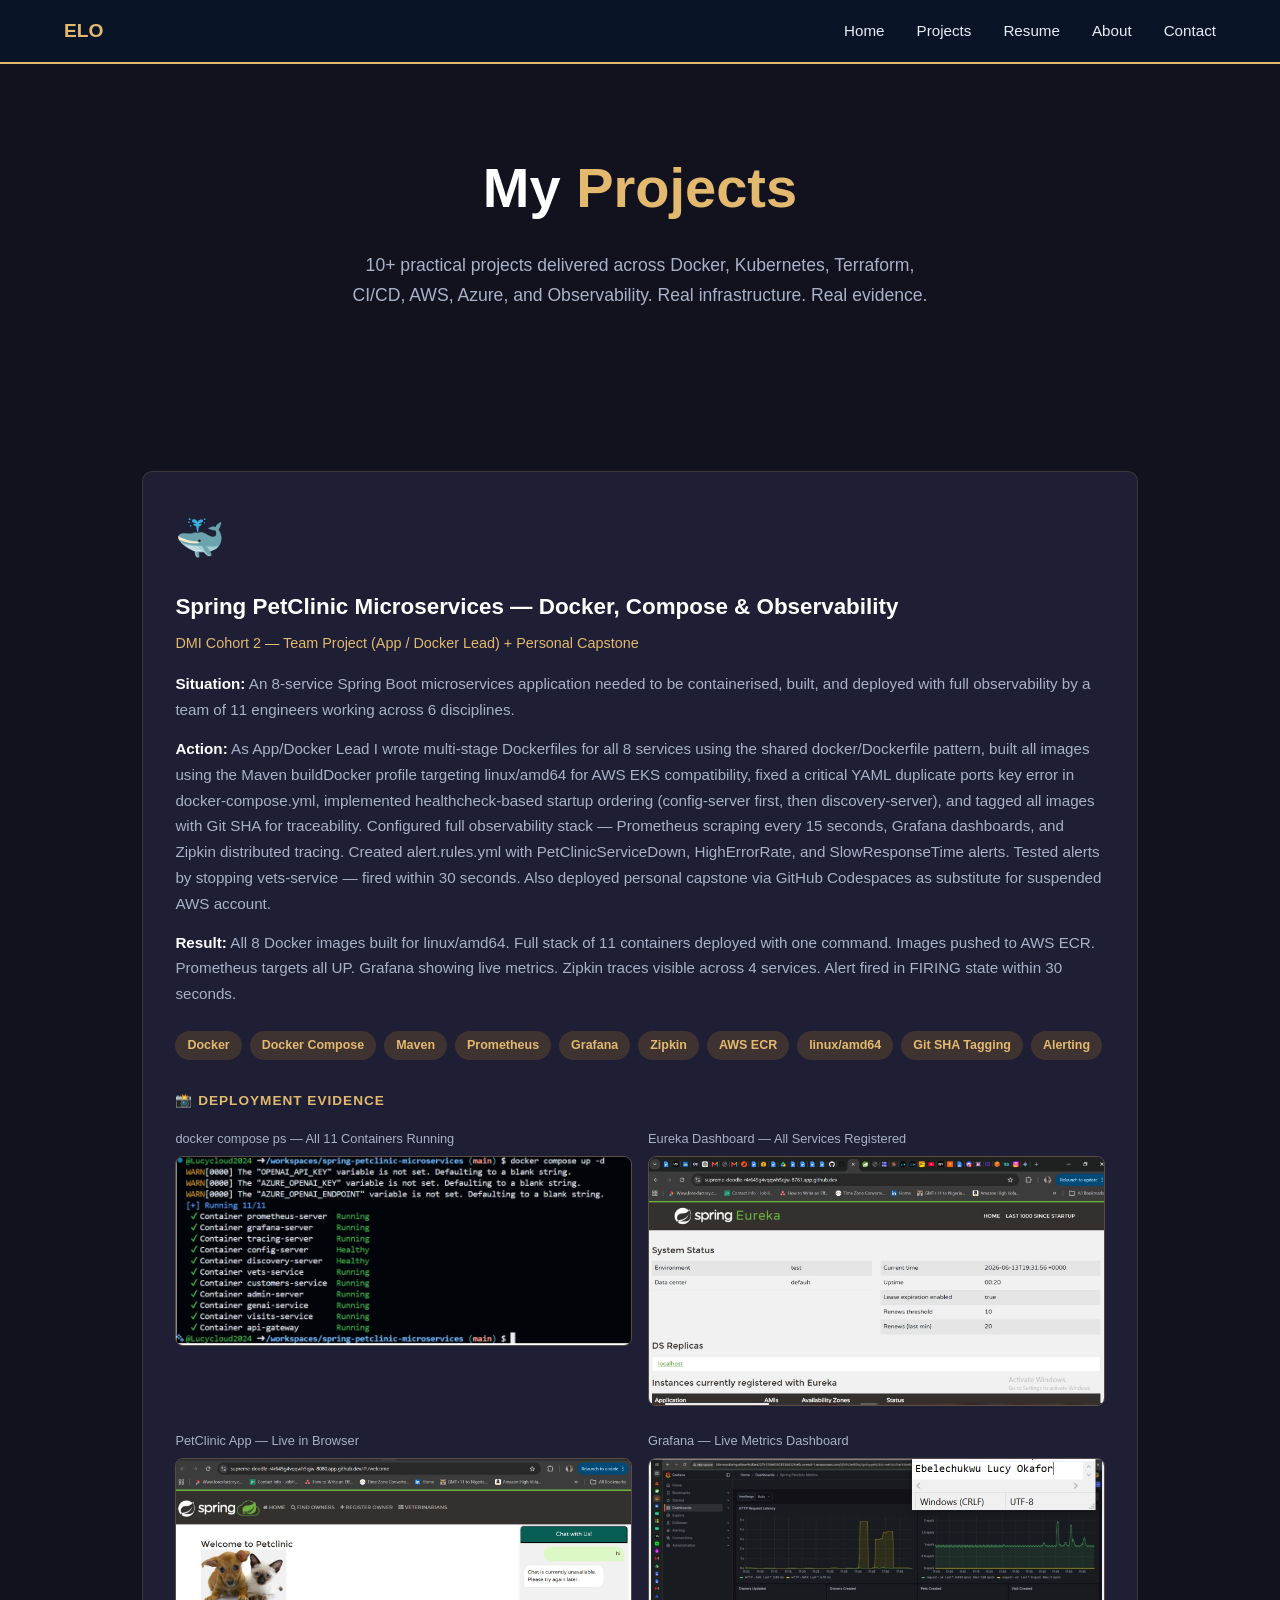
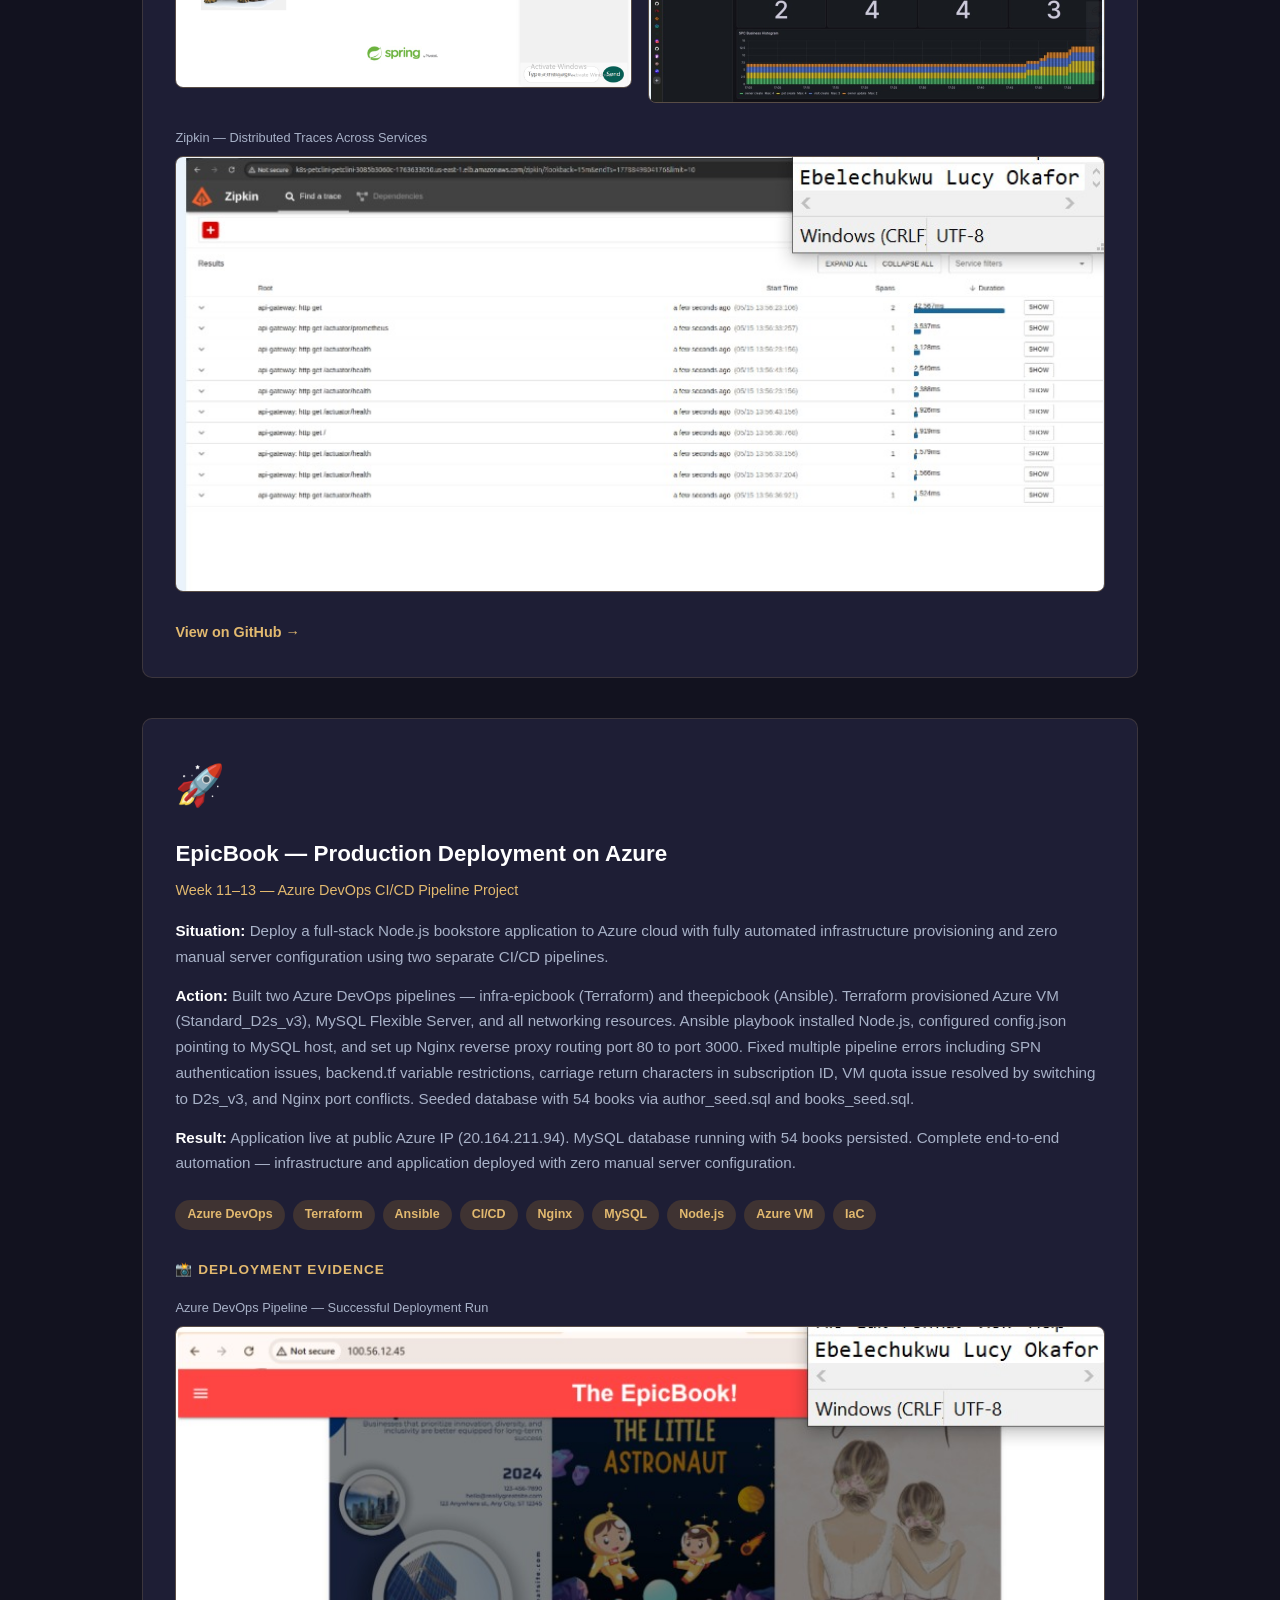
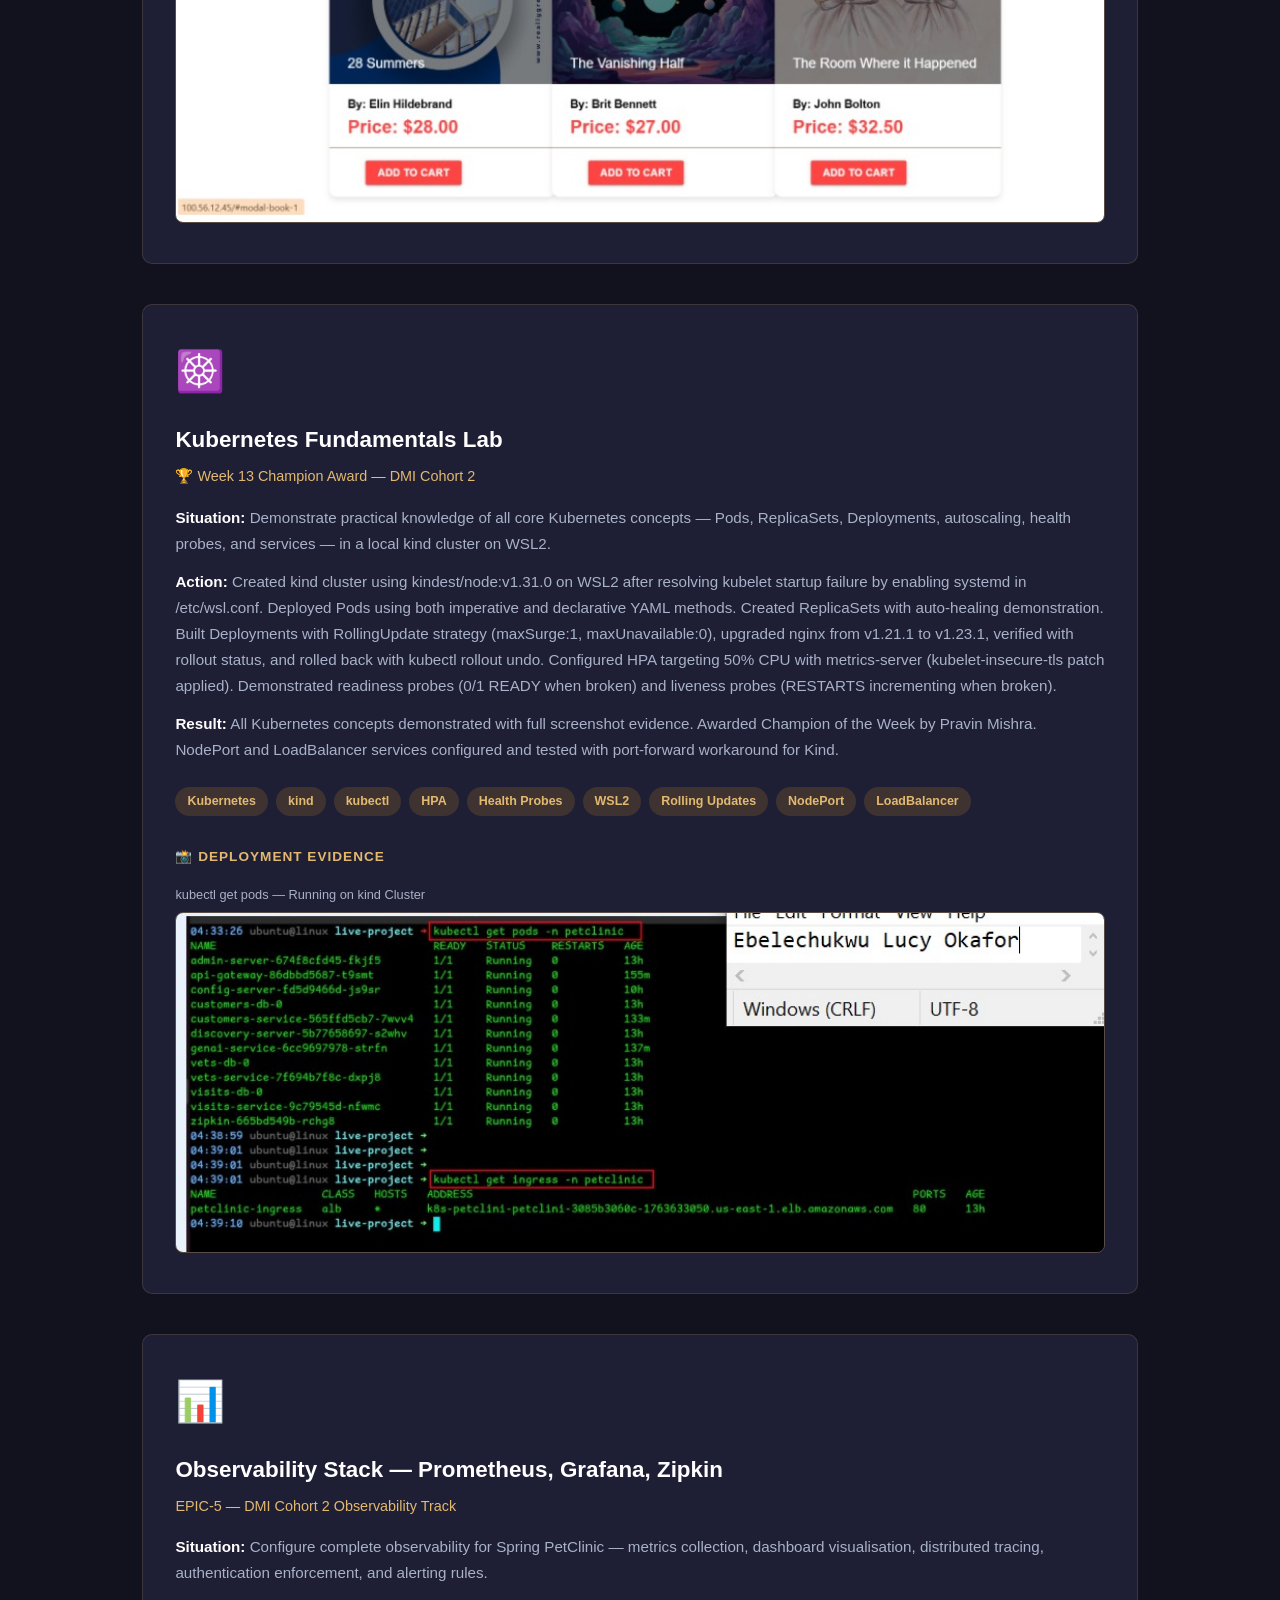
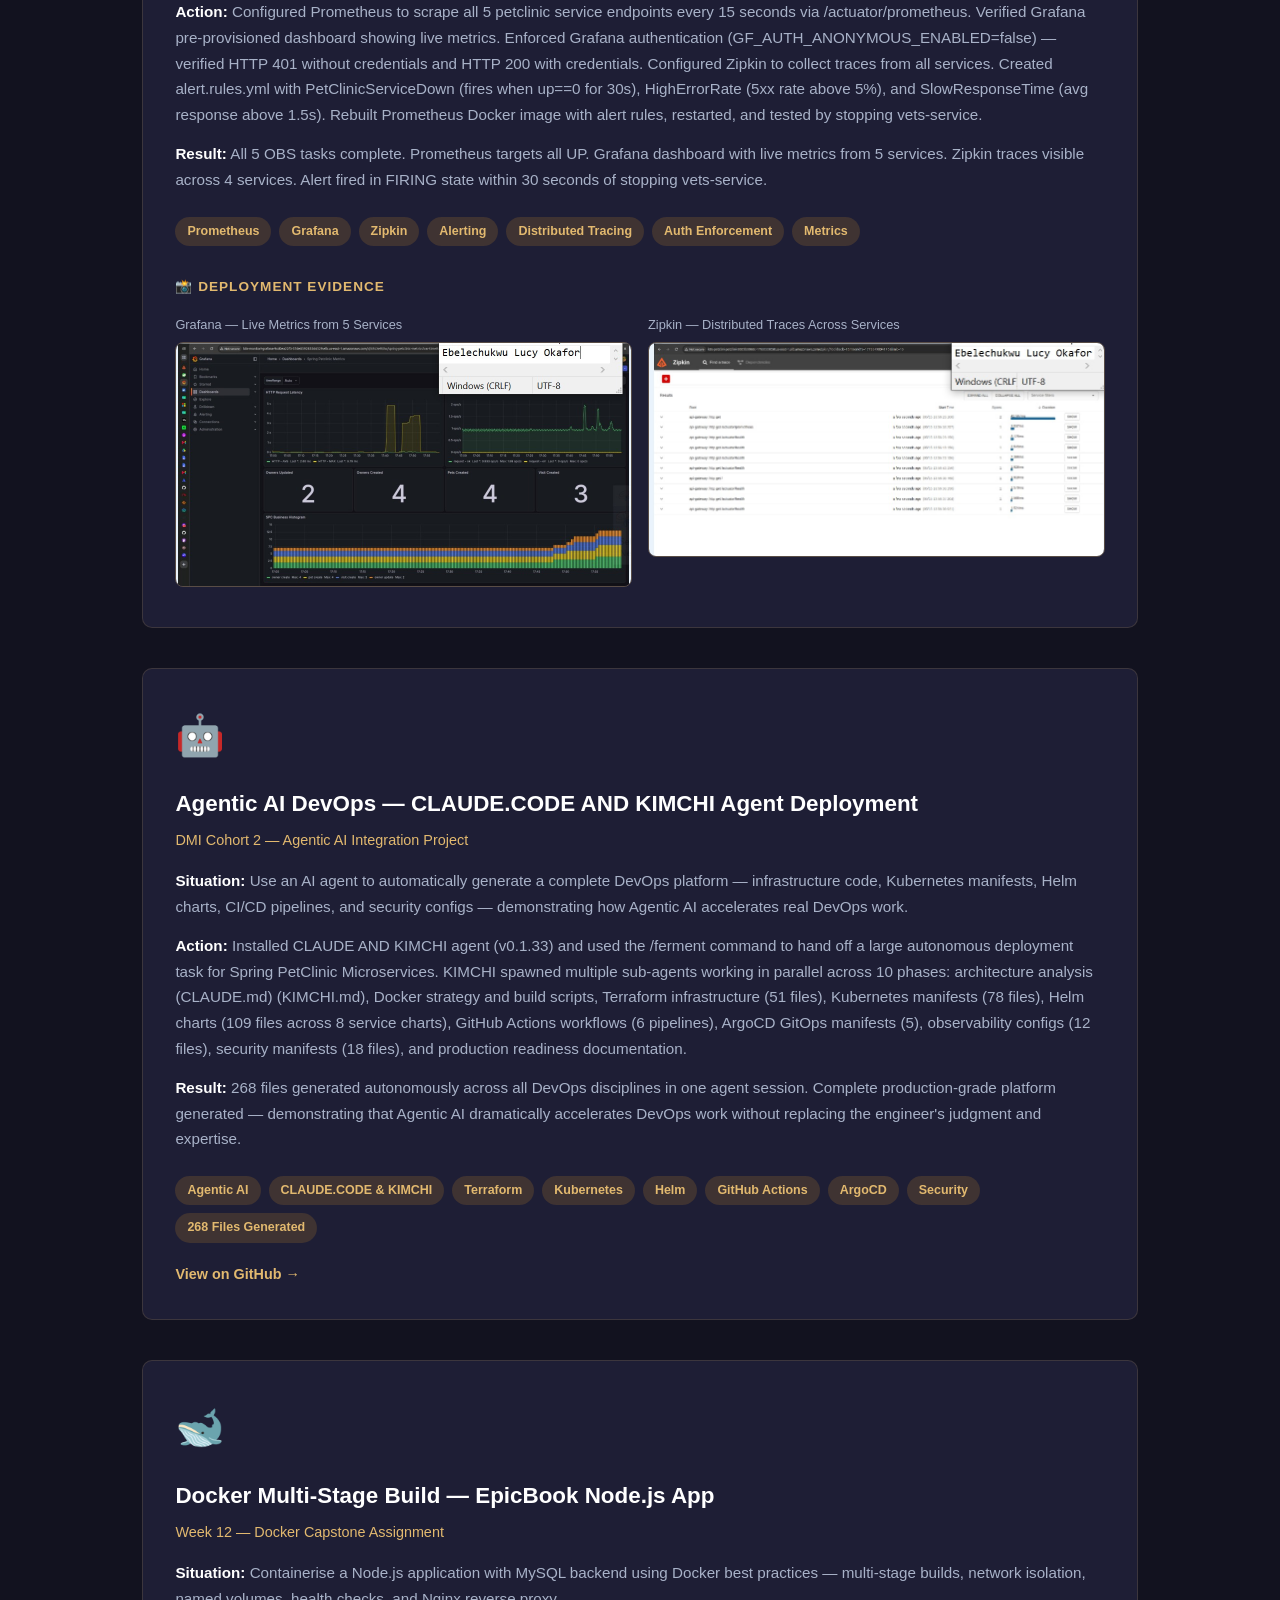
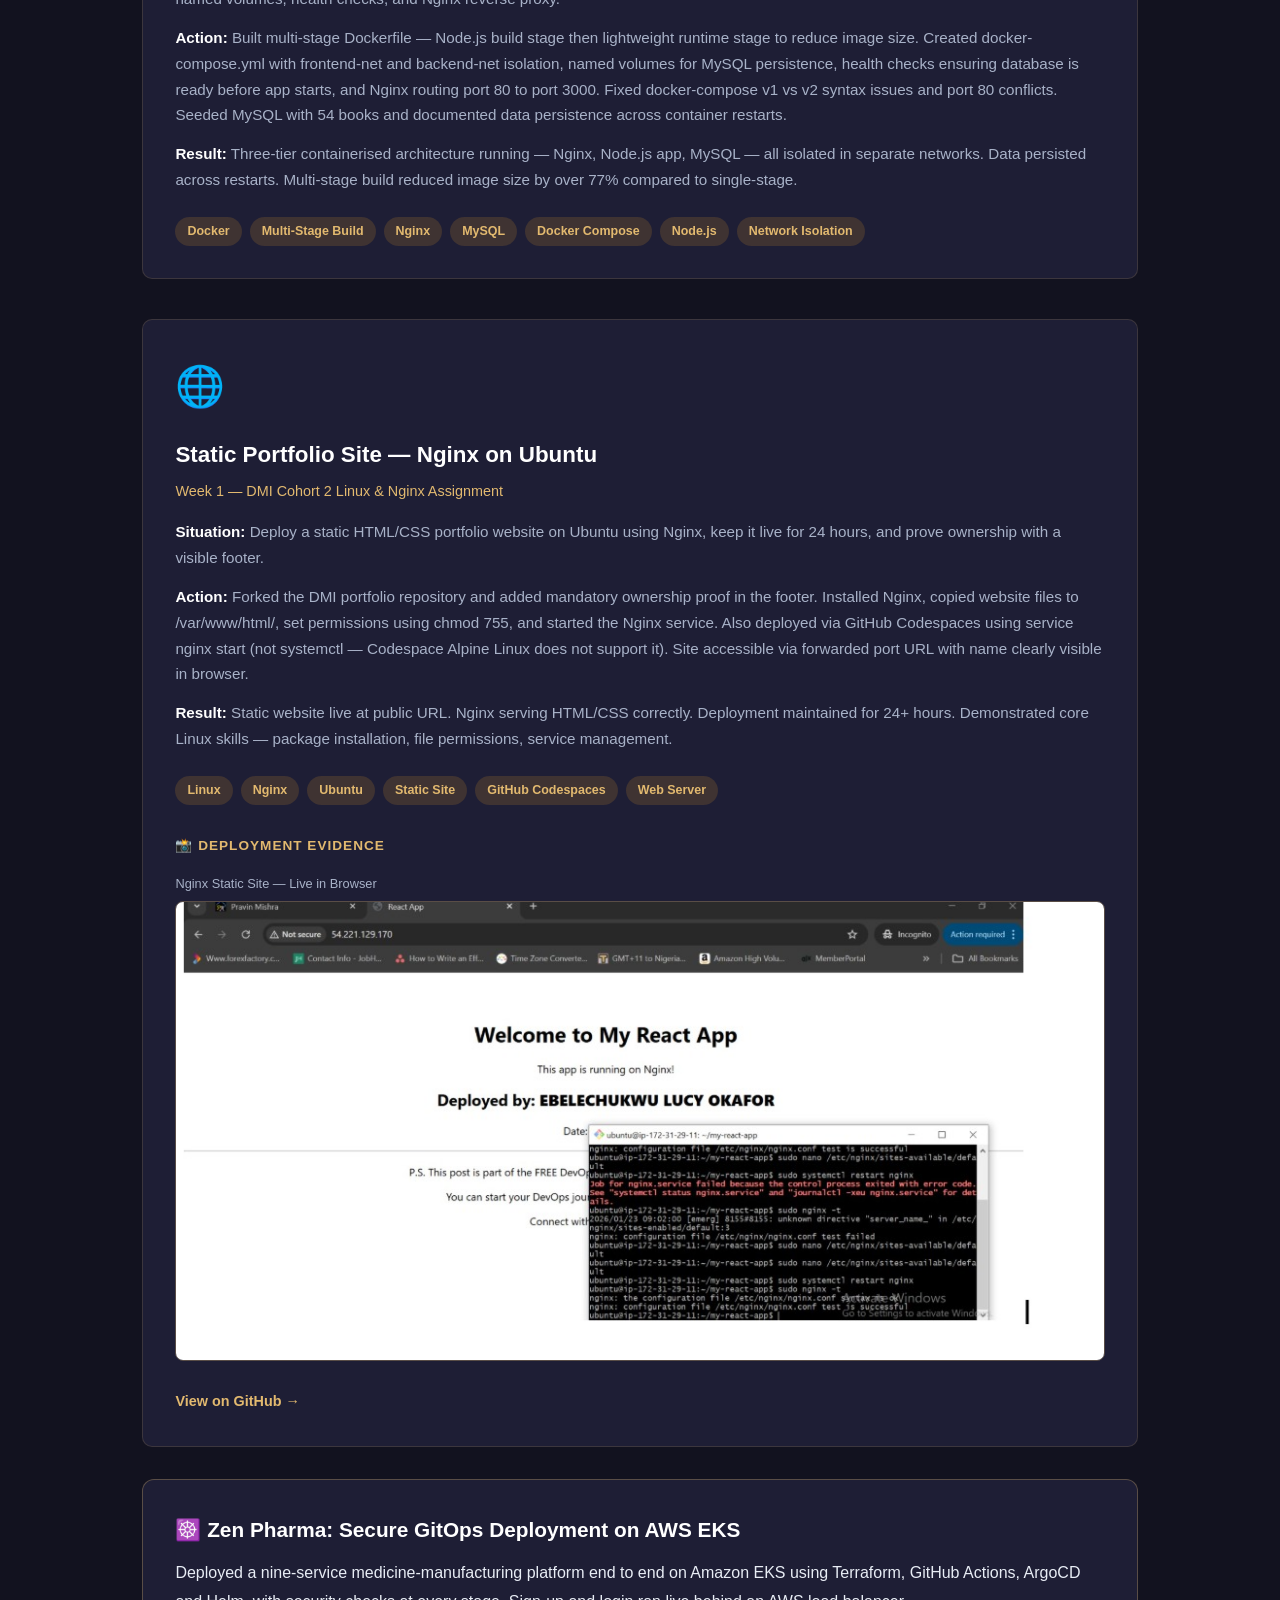
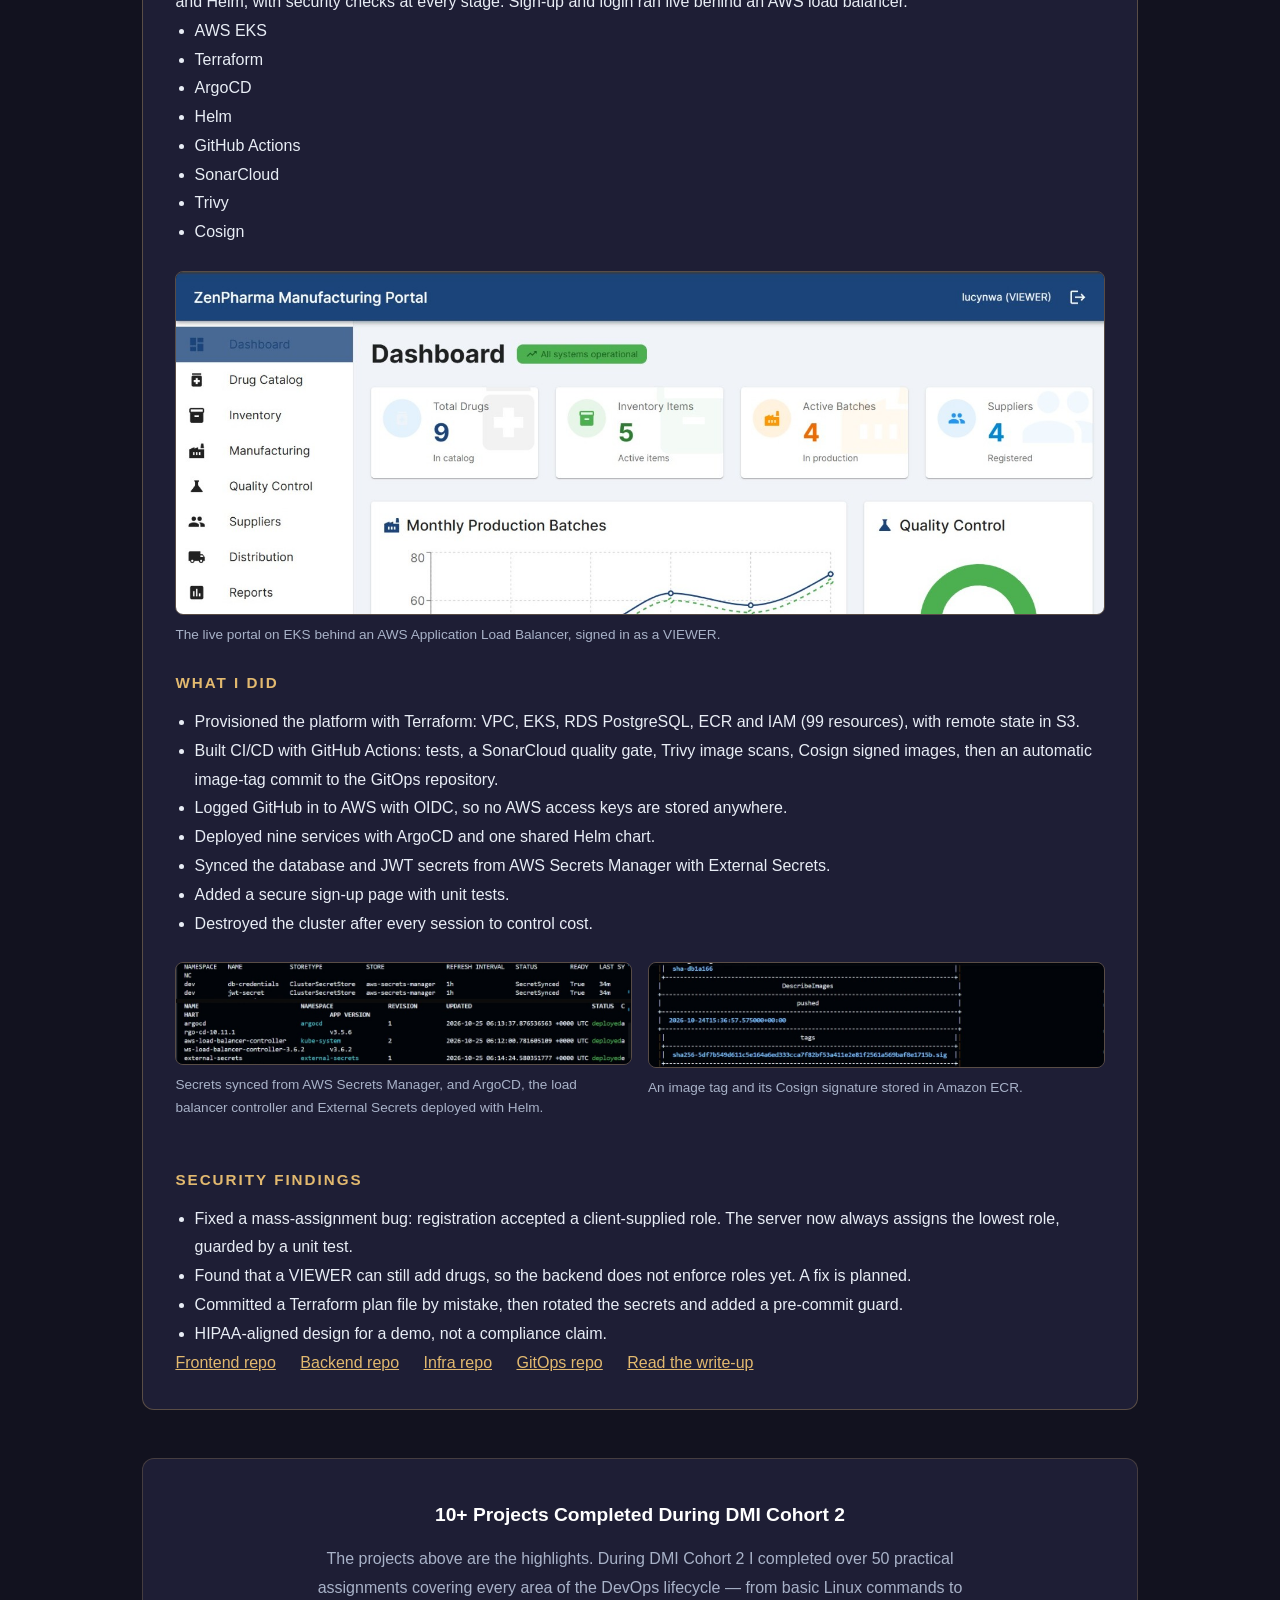
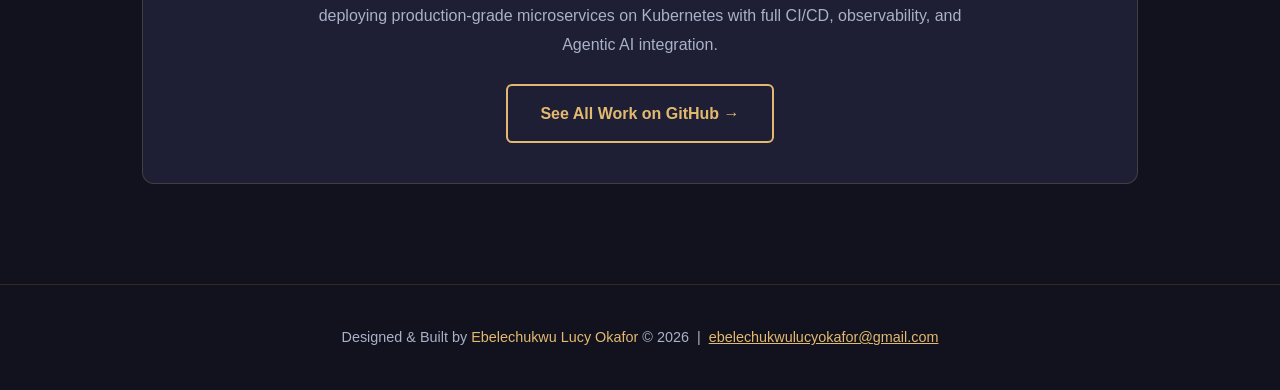
<file: projects.html>
<!DOCTYPE html>
<html lang="en">
<head>
  <meta charset="UTF-8"/>
  <meta name="viewport" content="width=device-width, initial-scale=1.0"/>
  <title>Projects | Ebelechukwu Lucy Okafor</title>
  <link rel="stylesheet" href="style.css"/>
</head>
<body>

<nav>
  <a href="index.html" class="nav-brand">ELO</a>
  <ul class="nav-links">
    <li><a href="index.html">Home</a></li>
    <li><a href="projects.html">Projects</a></li>
    <li><a href="resume.html">Resume</a></li>
    <li><a href="about.html">About</a></li>
    <li><a href="contact.html">Contact</a></li>
  </ul>
</nav>

<div class="page-hero">
  <h1>My <span style="color:var(--gold)">Projects</span></h1>
  <p>10+ practical projects delivered across Docker, Kubernetes, Terraform,
  CI/CD, AWS, Azure, and Observability. Real infrastructure. Real evidence.</p>
</div>

<section>
  <div style="display:grid; gap:2.5rem;">

    <!-- PROJECT 1 — SPRING PETCLINIC -->
    <div class="card" style="max-width:100%;">
      <span class="card-icon">🐳</span>
      <h3 style="font-size:1.4rem; color:var(--white); margin-bottom:0.3rem;">
        Spring PetClinic Microservices — Docker, Compose &amp; Observability
      </h3>
      <p style="color:var(--gold); font-size:0.9rem; margin-bottom:1rem;">
        DMI Cohort 2 — Team Project (App / Docker Lead) + Personal Capstone
      </p>

      <p style="color:var(--grey); margin-bottom:0.8rem;">
        <strong style="color:var(--white);">Situation:</strong>
        An 8-service Spring Boot microservices application needed to be
        containerised, built, and deployed with full observability by a team
        of 11 engineers working across 6 disciplines.
      </p>
      <p style="color:var(--grey); margin-bottom:0.8rem;">
        <strong style="color:var(--white);">Action:</strong>
        As App/Docker Lead I wrote multi-stage Dockerfiles for all 8 services
        using the shared docker/Dockerfile pattern, built all images using the
        Maven buildDocker profile targeting linux/amd64 for AWS EKS
        compatibility, fixed a critical YAML duplicate ports key error in
        docker-compose.yml, implemented healthcheck-based startup ordering
        (config-server first, then discovery-server), and tagged all images
        with Git SHA for traceability. Configured full observability stack —
        Prometheus scraping every 15 seconds, Grafana dashboards, and Zipkin
        distributed tracing. Created alert.rules.yml with PetClinicServiceDown,
        HighErrorRate, and SlowResponseTime alerts. Tested alerts by stopping
        vets-service — fired within 30 seconds. Also deployed personal capstone
        via GitHub Codespaces as substitute for suspended AWS account.
      </p>
      <p style="color:var(--grey); margin-bottom:1.5rem;">
        <strong style="color:var(--white);">Result:</strong>
        All 8 Docker images built for linux/amd64. Full stack of 11 containers
        deployed with one command. Images pushed to AWS ECR. Prometheus targets
        all UP. Grafana showing live metrics. Zipkin traces visible across 4
        services. Alert fired in FIRING state within 30 seconds.
      </p>

      <div class="card-tags">
        <span class="tag">Docker</span>
        <span class="tag">Docker Compose</span>
        <span class="tag">Maven</span>
        <span class="tag">Prometheus</span>
        <span class="tag">Grafana</span>
        <span class="tag">Zipkin</span>
        <span class="tag">AWS ECR</span>
        <span class="tag">linux/amd64</span>
        <span class="tag">Git SHA Tagging</span>
        <span class="tag">Alerting</span>
      </div>

      <!-- EVIDENCE -->
      <div style="margin-top:1.8rem;">
        <p style="color:var(--gold); font-size:0.85rem; font-weight:700;
        margin-bottom:1rem; text-transform:uppercase; letter-spacing:1px;">
          📸 Deployment Evidence
        </p>
        <div style="display:grid; grid-template-columns:1fr 1fr; gap:1rem;">

          <div>
            <p style="color:var(--grey); font-size:0.8rem; margin-bottom:0.4rem;">
              docker compose ps — All 11 Containers Running
            </p>
            <img src="images/petclinic-docker-compose-ps.png.jpeg"
              alt="docker compose ps showing all containers"
              style="width:100%; border-radius:8px;
              border:1px solid rgba(226,185,111,0.3);"/>
          </div>

          <div>
            <p style="color:var(--grey); font-size:0.8rem; margin-bottom:0.4rem;">
              Eureka Dashboard — All Services Registered
            </p>
            <img src="images/petclinic-eureka-dashboard.png.jpeg"
              alt="Eureka dashboard showing all services"
              style="width:100%; border-radius:8px;
              border:1px solid rgba(226,185,111,0.3);"/>
          </div>

          <div>
            <p style="color:var(--grey); font-size:0.8rem; margin-bottom:0.4rem;">
              PetClinic App — Live in Browser
            </p>
            <img src="images/petclinic-app-browser.png.jpeg"
              alt="Spring PetClinic application in browser"
              style="width:100%; border-radius:8px;
              border:1px solid rgba(226,185,111,0.3);"/>
          </div>

          <div>
            <p style="color:var(--grey); font-size:0.8rem; margin-bottom:0.4rem;">
              Grafana — Live Metrics Dashboard
            </p>
            <img src="images/grafana-dashboard.png.jpeg"
              alt="Grafana dashboard with live metrics"
              style="width:100%; border-radius:8px;
              border:1px solid rgba(226,185,111,0.3);"/>
          </div>

          <div style="grid-column:1/-1;">
            <p style="color:var(--grey); font-size:0.8rem; margin-bottom:0.4rem;">
              Zipkin — Distributed Traces Across Services
            </p>
            <img src="images/zipkin-traces.png.jpeg"
              alt="Zipkin traces showing request journey"
              style="width:100%; border-radius:8px;
              border:1px solid rgba(226,185,111,0.3);"/>
          </div>

        </div>
      </div>
      <a href="https://github.com/Lucycloud2024/spring-petclinic-microservices"
        class="card-link" target="_blank">View on GitHub →</a>
    </div>

    <!-- PROJECT 2 — EPICBOOK -->
    <div class="card" style="max-width:100%;">
      <span class="card-icon">🚀</span>
      <h3 style="font-size:1.4rem; color:var(--white); margin-bottom:0.3rem;">
        EpicBook — Production Deployment on Azure
      </h3>
      <p style="color:var(--gold); font-size:0.9rem; margin-bottom:1rem;">
        Week 11–13 — Azure DevOps CI/CD Pipeline Project
      </p>

      <p style="color:var(--grey); margin-bottom:0.8rem;">
        <strong style="color:var(--white);">Situation:</strong>
        Deploy a full-stack Node.js bookstore application to Azure cloud
        with fully automated infrastructure provisioning and zero manual
        server configuration using two separate CI/CD pipelines.
      </p>
      <p style="color:var(--grey); margin-bottom:0.8rem;">
        <strong style="color:var(--white);">Action:</strong>
        Built two Azure DevOps pipelines — infra-epicbook (Terraform) and
        theepicbook (Ansible). Terraform provisioned Azure VM (Standard_D2s_v3),
        MySQL Flexible Server, and all networking resources. Ansible playbook
        installed Node.js, configured config.json pointing to MySQL host, and
        set up Nginx reverse proxy routing port 80 to port 3000. Fixed multiple
        pipeline errors including SPN authentication issues, backend.tf variable
        restrictions, carriage return characters in subscription ID, VM quota
        issue resolved by switching to D2s_v3, and Nginx port conflicts.
        Seeded database with 54 books via author_seed.sql and books_seed.sql.
      </p>
      <p style="color:var(--grey); margin-bottom:1.5rem;">
        <strong style="color:var(--white);">Result:</strong>
        Application live at public Azure IP (20.164.211.94). MySQL database
        running with 54 books persisted. Complete end-to-end automation —
        infrastructure and application deployed with zero manual server
        configuration.
      </p>

      <div class="card-tags">
        <span class="tag">Azure DevOps</span>
        <span class="tag">Terraform</span>
        <span class="tag">Ansible</span>
        <span class="tag">CI/CD</span>
        <span class="tag">Nginx</span>
        <span class="tag">MySQL</span>
        <span class="tag">Node.js</span>
        <span class="tag">Azure VM</span>
        <span class="tag">IaC</span>
      </div>

      <div style="margin-top:1.8rem;">
        <p style="color:var(--gold); font-size:0.85rem; font-weight:700;
        margin-bottom:1rem; text-transform:uppercase; letter-spacing:1px;">
          📸 Deployment Evidence
        </p>
        <div>
          <p style="color:var(--grey); font-size:0.8rem; margin-bottom:0.4rem;">
            Azure DevOps Pipeline — Successful Deployment Run
          </p>
          <img src="images/epicbook-pipeline.png.jpeg"
            alt="Azure DevOps pipeline successful run"
            style="width:100%; border-radius:8px;
            border:1px solid rgba(226,185,111,0.3);"/>
        </div>
      </div>
    </div>

    <!-- PROJECT 3 — KUBERNETES -->
    <div class="card" style="max-width:100%;">
      <span class="card-icon">☸️</span>
      <h3 style="font-size:1.4rem; color:var(--white); margin-bottom:0.3rem;">
        Kubernetes Fundamentals Lab
      </h3>
      <p style="color:var(--gold); font-size:0.9rem; margin-bottom:1rem;">
        🏆 Week 13 Champion Award — DMI Cohort 2
      </p>

      <p style="color:var(--grey); margin-bottom:0.8rem;">
        <strong style="color:var(--white);">Situation:</strong>
        Demonstrate practical knowledge of all core Kubernetes concepts —
        Pods, ReplicaSets, Deployments, autoscaling, health probes, and
        services — in a local kind cluster on WSL2.
      </p>
      <p style="color:var(--grey); margin-bottom:0.8rem;">
        <strong style="color:var(--white);">Action:</strong>
        Created kind cluster using kindest/node:v1.31.0 on WSL2 after
        resolving kubelet startup failure by enabling systemd in /etc/wsl.conf.
        Deployed Pods using both imperative and declarative YAML methods.
        Created ReplicaSets with auto-healing demonstration. Built Deployments
        with RollingUpdate strategy (maxSurge:1, maxUnavailable:0), upgraded
        nginx from v1.21.1 to v1.23.1, verified with rollout status, and
        rolled back with kubectl rollout undo. Configured HPA targeting 50%
        CPU with metrics-server (kubelet-insecure-tls patch applied).
        Demonstrated readiness probes (0/1 READY when broken) and liveness
        probes (RESTARTS incrementing when broken).
      </p>
      <p style="color:var(--grey); margin-bottom:1.5rem;">
        <strong style="color:var(--white);">Result:</strong>
        All Kubernetes concepts demonstrated with full screenshot evidence.
        Awarded Champion of the Week by Pravin Mishra. NodePort and
        LoadBalancer services configured and tested with port-forward workaround
        for Kind.
      </p>

      <div class="card-tags">
        <span class="tag">Kubernetes</span>
        <span class="tag">kind</span>
        <span class="tag">kubectl</span>
        <span class="tag">HPA</span>
        <span class="tag">Health Probes</span>
        <span class="tag">WSL2</span>
        <span class="tag">Rolling Updates</span>
        <span class="tag">NodePort</span>
        <span class="tag">LoadBalancer</span>
      </div>

      <div style="margin-top:1.8rem;">
        <p style="color:var(--gold); font-size:0.85rem; font-weight:700;
        margin-bottom:1rem; text-transform:uppercase; letter-spacing:1px;">
          📸 Deployment Evidence
        </p>
        <div>
          <p style="color:var(--grey); font-size:0.8rem; margin-bottom:0.4rem;">
            kubectl get pods — Running on kind Cluster
          </p>
          <img src="images/kubernetes-pods-running.png.jpeg"
            alt="kubectl get pods output"
            style="width:100%; border-radius:8px;
            border:1px solid rgba(226,185,111,0.3);"/>
        </div>
      </div>
    </div>

    <!-- PROJECT 4 — OBSERVABILITY -->
    <div class="card" style="max-width:100%;">
      <span class="card-icon">📊</span>
      <h3 style="font-size:1.4rem; color:var(--white); margin-bottom:0.3rem;">
        Observability Stack — Prometheus, Grafana, Zipkin
      </h3>
      <p style="color:var(--gold); font-size:0.9rem; margin-bottom:1rem;">
        EPIC-5 — DMI Cohort 2 Observability Track
      </p>

      <p style="color:var(--grey); margin-bottom:0.8rem;">
        <strong style="color:var(--white);">Situation:</strong>
        Configure complete observability for Spring PetClinic — metrics
        collection, dashboard visualisation, distributed tracing,
        authentication enforcement, and alerting rules.
      </p>
      <p style="color:var(--grey); margin-bottom:0.8rem;">
        <strong style="color:var(--white);">Action:</strong>
        Configured Prometheus to scrape all 5 petclinic service endpoints
        every 15 seconds via /actuator/prometheus. Verified Grafana
        pre-provisioned dashboard showing live metrics. Enforced Grafana
        authentication (GF_AUTH_ANONYMOUS_ENABLED=false) — verified HTTP 401
        without credentials and HTTP 200 with credentials. Configured Zipkin
        to collect traces from all services. Created alert.rules.yml with
        PetClinicServiceDown (fires when up==0 for 30s), HighErrorRate
        (5xx rate above 5%), and SlowResponseTime (avg response above 1.5s).
        Rebuilt Prometheus Docker image with alert rules, restarted, and tested
        by stopping vets-service.
      </p>
      <p style="color:var(--grey); margin-bottom:1.5rem;">
        <strong style="color:var(--white);">Result:</strong>
        All 5 OBS tasks complete. Prometheus targets all UP. Grafana dashboard
        with live metrics from 5 services. Zipkin traces visible across 4
        services. Alert fired in FIRING state within 30 seconds of stopping
        vets-service.
      </p>

      <div class="card-tags">
        <span class="tag">Prometheus</span>
        <span class="tag">Grafana</span>
        <span class="tag">Zipkin</span>
        <span class="tag">Alerting</span>
        <span class="tag">Distributed Tracing</span>
        <span class="tag">Auth Enforcement</span>
        <span class="tag">Metrics</span>
      </div>

      <div style="margin-top:1.8rem;">
        <p style="color:var(--gold); font-size:0.85rem; font-weight:700;
        margin-bottom:1rem; text-transform:uppercase; letter-spacing:1px;">
          📸 Deployment Evidence
        </p>
        <div style="display:grid; grid-template-columns:1fr 1fr; gap:1rem;">
          <div>
            <p style="color:var(--grey); font-size:0.8rem; margin-bottom:0.4rem;">
              Grafana — Live Metrics from 5 Services
            </p>
            <img src="images/grafana-dashboard.png.jpeg"
              alt="Grafana dashboard live metrics"
              style="width:100%; border-radius:8px;
              border:1px solid rgba(226,185,111,0.3);"/>
          </div>
          <div>
            <p style="color:var(--grey); font-size:0.8rem; margin-bottom:0.4rem;">
              Zipkin — Distributed Traces Across Services
            </p>
            <img src="images/zipkin-traces.png.jpeg"
              alt="Zipkin distributed traces"
              style="width:100%; border-radius:8px;
              border:1px solid rgba(226,185,111,0.3);"/>
          </div>
        </div>
      </div>
    </div>

    <!-- PROJECT 5 — AGENTIC AI -->
    <div class="card" style="max-width:100%;">
      <span class="card-icon">🤖</span>
      <h3 style="font-size:1.4rem; color:var(--white); margin-bottom:0.3rem;">
        Agentic AI DevOps — CLAUDE.CODE AND KIMCHI Agent Deployment
      </h3>
      <p style="color:var(--gold); font-size:0.9rem; margin-bottom:1rem;">
        DMI Cohort 2 — Agentic AI Integration Project
      </p>

      <p style="color:var(--grey); margin-bottom:0.8rem;">
        <strong style="color:var(--white);">Situation:</strong>
        Use an AI agent to automatically generate a complete DevOps platform —
        infrastructure code, Kubernetes manifests, Helm charts, CI/CD
        pipelines, and security configs — demonstrating how Agentic AI
        accelerates real DevOps work.
      </p>
      <p style="color:var(--grey); margin-bottom:0.8rem;">
        <strong style="color:var(--white);">Action:</strong>
        Installed CLAUDE AND KIMCHI agent (v0.1.33) and used the /ferment command to
        hand off a large autonomous deployment task for Spring PetClinic
        Microservices. KIMCHI spawned multiple sub-agents working in parallel
        across 10 phases: architecture analysis (CLAUDE.md) (KIMCHI.md), Docker strategy
        and build scripts, Terraform infrastructure (51 files), Kubernetes
        manifests (78 files), Helm charts (109 files across 8 service charts),
        GitHub Actions workflows (6 pipelines), ArgoCD GitOps manifests (5),
        observability configs (12 files), security manifests (18 files), and
        production readiness documentation.
      </p>
      <p style="color:var(--grey); margin-bottom:1.5rem;">
        <strong style="color:var(--white);">Result:</strong>
        268 files generated autonomously across all DevOps disciplines in one
        agent session. Complete production-grade platform generated —
        demonstrating that Agentic AI dramatically accelerates DevOps work
        without replacing the engineer's judgment and expertise.
      </p>

      <div class="card-tags">
        <span class="tag">Agentic AI</span>
        <span class="tag"> CLAUDE.CODE & KIMCHI</span>
        <span class="tag">Terraform</span>
        <span class="tag">Kubernetes</span>
        <span class="tag">Helm</span>
        <span class="tag">GitHub Actions</span>
        <span class="tag">ArgoCD</span>
        <span class="tag">Security</span>
        <span class="tag">268 Files Generated</span>
      </div>
      <a href="https://github.com/Lucycloud2024/Ultimate-Agentic-DevOps-with-Claude-Code"
        class="card-link" target="_blank">View on GitHub →</a>
    </div>

    <!-- PROJECT 6 — DOCKER MULTI-STAGE -->
    <div class="card" style="max-width:100%;">
      <span class="card-icon">🐋</span>
      <h3 style="font-size:1.4rem; color:var(--white); margin-bottom:0.3rem;">
        Docker Multi-Stage Build — EpicBook Node.js App
      </h3>
      <p style="color:var(--gold); font-size:0.9rem; margin-bottom:1rem;">
        Week 12 — Docker Capstone Assignment
      </p>

      <p style="color:var(--grey); margin-bottom:0.8rem;">
        <strong style="color:var(--white);">Situation:</strong>
        Containerise a Node.js application with MySQL backend using Docker
        best practices — multi-stage builds, network isolation, named volumes,
        health checks, and Nginx reverse proxy.
      </p>
      <p style="color:var(--grey); margin-bottom:0.8rem;">
        <strong style="color:var(--white);">Action:</strong>
        Built multi-stage Dockerfile — Node.js build stage then lightweight
        runtime stage to reduce image size. Created docker-compose.yml with
        frontend-net and backend-net isolation, named volumes for MySQL
        persistence, health checks ensuring database is ready before app
        starts, and Nginx routing port 80 to port 3000. Fixed docker-compose
        v1 vs v2 syntax issues and port 80 conflicts. Seeded MySQL with 54
        books and documented data persistence across container restarts.
      </p>
      <p style="color:var(--grey); margin-bottom:1.5rem;">
        <strong style="color:var(--white);">Result:</strong>
        Three-tier containerised architecture running — Nginx, Node.js app,
        MySQL — all isolated in separate networks. Data persisted across
        restarts. Multi-stage build reduced image size by over 77% compared
        to single-stage.
      </p>

      <div class="card-tags">
        <span class="tag">Docker</span>
        <span class="tag">Multi-Stage Build</span>
        <span class="tag">Nginx</span>
        <span class="tag">MySQL</span>
        <span class="tag">Docker Compose</span>
        <span class="tag">Node.js</span>
        <span class="tag">Network Isolation</span>
      </div>
    </div>

    <!-- PROJECT 7 — NGINX STATIC SITE -->
    <div class="card" style="max-width:100%;">
      <span class="card-icon">🌐</span>
      <h3 style="font-size:1.4rem; color:var(--white); margin-bottom:0.3rem;">
        Static Portfolio Site — Nginx on Ubuntu
      </h3>
      <p style="color:var(--gold); font-size:0.9rem; margin-bottom:1rem;">
        Week 1 — DMI Cohort 2 Linux &amp; Nginx Assignment
      </p>

      <p style="color:var(--grey); margin-bottom:0.8rem;">
        <strong style="color:var(--white);">Situation:</strong>
        Deploy a static HTML/CSS portfolio website on Ubuntu using Nginx,
        keep it live for 24 hours, and prove ownership with a visible footer.
      </p>
      <p style="color:var(--grey); margin-bottom:0.8rem;">
        <strong style="color:var(--white);">Action:</strong>
        Forked the DMI portfolio repository and added mandatory ownership proof
        in the footer. Installed Nginx, copied website files to /var/www/html/,
        set permissions using chmod 755, and started the Nginx service. Also
        deployed via GitHub Codespaces using service nginx start (not systemctl
        — Codespace Alpine Linux does not support it). Site accessible via
        forwarded port URL with name clearly visible in browser.
      </p>
      <p style="color:var(--grey); margin-bottom:1.5rem;">
        <strong style="color:var(--white);">Result:</strong>
        Static website live at public URL. Nginx serving HTML/CSS correctly.
        Deployment maintained for 24+ hours. Demonstrated core Linux skills —
        package installation, file permissions, service management.
      </p>

      <div class="card-tags">
        <span class="tag">Linux</span>
        <span class="tag">Nginx</span>
        <span class="tag">Ubuntu</span>
        <span class="tag">Static Site</span>
        <span class="tag">GitHub Codespaces</span>
        <span class="tag">Web Server</span>
      </div>

      <div style="margin-top:1.8rem;">
        <p style="color:var(--gold); font-size:0.85rem; font-weight:700;
        margin-bottom:1rem; text-transform:uppercase; letter-spacing:1px;">
          📸 Deployment Evidence
        </p>
        <div>
          <p style="color:var(--grey); font-size:0.8rem; margin-bottom:0.4rem;">
            Nginx Static Site — Live in Browser
          </p>
          <img src="images/static-nginx.png.jpeg"
            alt="Static Nginx site live in browser"
            style="width:100%; border-radius:8px;
            border:1px solid rgba(226,185,111,0.3);"/>
        </div>
      </div>

      <a href="https://github.com/Lucycloud2024/Ultimate-Agentic-DevOps-with-Claude-Code"
        class="card-link" target="_blank">View on GitHub →</a>
    </div>

  </div>

  <article class="zp" id="zen-pharma">
  <h3>☸️ Zen Pharma: Secure GitOps Deployment on AWS EKS</h3>
  <p>
    Deployed a nine-service medicine-manufacturing platform end to end on Amazon EKS using
    Terraform, GitHub Actions, ArgoCD and Helm, with security checks at every stage.
    Sign-up and login ran live behind an AWS load balancer.
  </p>

  <ul class="zp-tags">
    <li>AWS EKS</li>
    <li>Terraform</li>
    <li>ArgoCD</li>
    <li>Helm</li>
    <li>GitHub Actions</li>
    <li>SonarCloud</li>
    <li>Trivy</li>
    <li>Cosign</li>
  </ul>

  <figure>
    <img src="images/zen-pharma-dashboard.jpg" alt="Zen Pharma manufacturing portal dashboard running on AWS EKS" loading="lazy">
    <figcaption>The live portal on EKS behind an AWS Application Load Balancer, signed in as a VIEWER.</figcaption>
  </figure>

  <h4>What I did</h4>
  <ul>
    <li>Provisioned the platform with Terraform: VPC, EKS, RDS PostgreSQL, ECR and IAM (99 resources), with remote state in S3.</li>
    <li>Built CI/CD with GitHub Actions: tests, a SonarCloud quality gate, Trivy image scans, Cosign signed images, then an automatic image-tag commit to the GitOps repository.</li>
    <li>Logged GitHub in to AWS with OIDC, so no AWS access keys are stored anywhere.</li>
    <li>Deployed nine services with ArgoCD and one shared Helm chart.</li>
    <li>Synced the database and JWT secrets from AWS Secrets Manager with External Secrets.</li>
    <li>Added a secure sign-up page with unit tests.</li>
    <li>Destroyed the cluster after every session to control cost.</li>
  </ul>

  <div class="zp-grid">
    <figure>
      <img src="images/zen-pharma-secrets-and-helm.jpg" alt="Terminal showing External Secrets synced and Helm releases deployed" loading="lazy">
      <figcaption>Secrets synced from AWS Secrets Manager, and ArgoCD, the load balancer controller and External Secrets deployed with Helm.</figcaption>
    </figure>
    <figure>
      <img src="images/zen-pharma-signed-images.jpg" alt="Terminal showing an image tag and its Cosign signature in ECR" loading="lazy">
      <figcaption>An image tag and its Cosign signature stored in Amazon ECR.</figcaption>
    </figure>
  </div>

  <h4>Security findings</h4>
  <ul>
    <li>Fixed a mass-assignment bug: registration accepted a client-supplied role. The server now always assigns the lowest role, guarded by a unit test.</li>
    <li>Found that a VIEWER can still add drugs, so the backend does not enforce roles yet. A fix is planned.</li>
    <li>Committed a Terraform plan file by mistake, then rotated the secrets and added a pre-commit guard.</li>
    <li>HIPAA-aligned design for a demo, not a compliance claim.</li>
  </ul>

  <p class="zp-links">
    <a href="https://github.com/Lucycloud2024/frontend">Frontend repo</a>
    <a href="https://github.com/Lucycloud2024/backend">Backend repo</a>
    <a href="https://github.com/Lucycloud2024/infra">Infra repo</a>
    <a href="https://github.com/Lucycloud2024/gitops">GitOps repo</a>
    <!-- Replace this address with your dev.to article link when it is published -->
    <a href="https://dev.to/">Read the write-up</a>
  </p>
</article>

  <!-- FOOTER NOTE -->
  <div style="margin-top:3rem; text-align:center; background:var(--bg-card);
  border:1px solid rgba(226,185,111,0.2); border-radius:12px; padding:2.5rem;">
    <h3 style="color:var(--white); margin-bottom:0.8rem; font-size:1.2rem;">
      10+ Projects Completed During DMI Cohort 2
    </h3>
    <p style="color:var(--grey); max-width:650px; margin:0 auto 1.5rem;
    line-height:1.8;">
      The projects above are the highlights. During DMI Cohort 2 I completed
      over 50 practical assignments covering every area of the DevOps lifecycle
      — from basic Linux commands to deploying production-grade microservices
      on Kubernetes with full CI/CD, observability, and Agentic AI integration.
    </p>
    <a href="https://github.com/Lucycloud2024" target="_blank"
    class="btn btn-outline">See All Work on GitHub →</a>
  </div>

</section>

<footer>
  <p>Designed &amp; Built by <span>Ebelechukwu Lucy Okafor</span>
  &copy; 2026 &nbsp;|&nbsp;
  <a href="mailto:ebelechukwulucyokafor@gmail.com"
  style="color:var(--gold);">ebelechukwulucyokafor@gmail.com</a></p>
</footer>

</body>
</html>
</file>
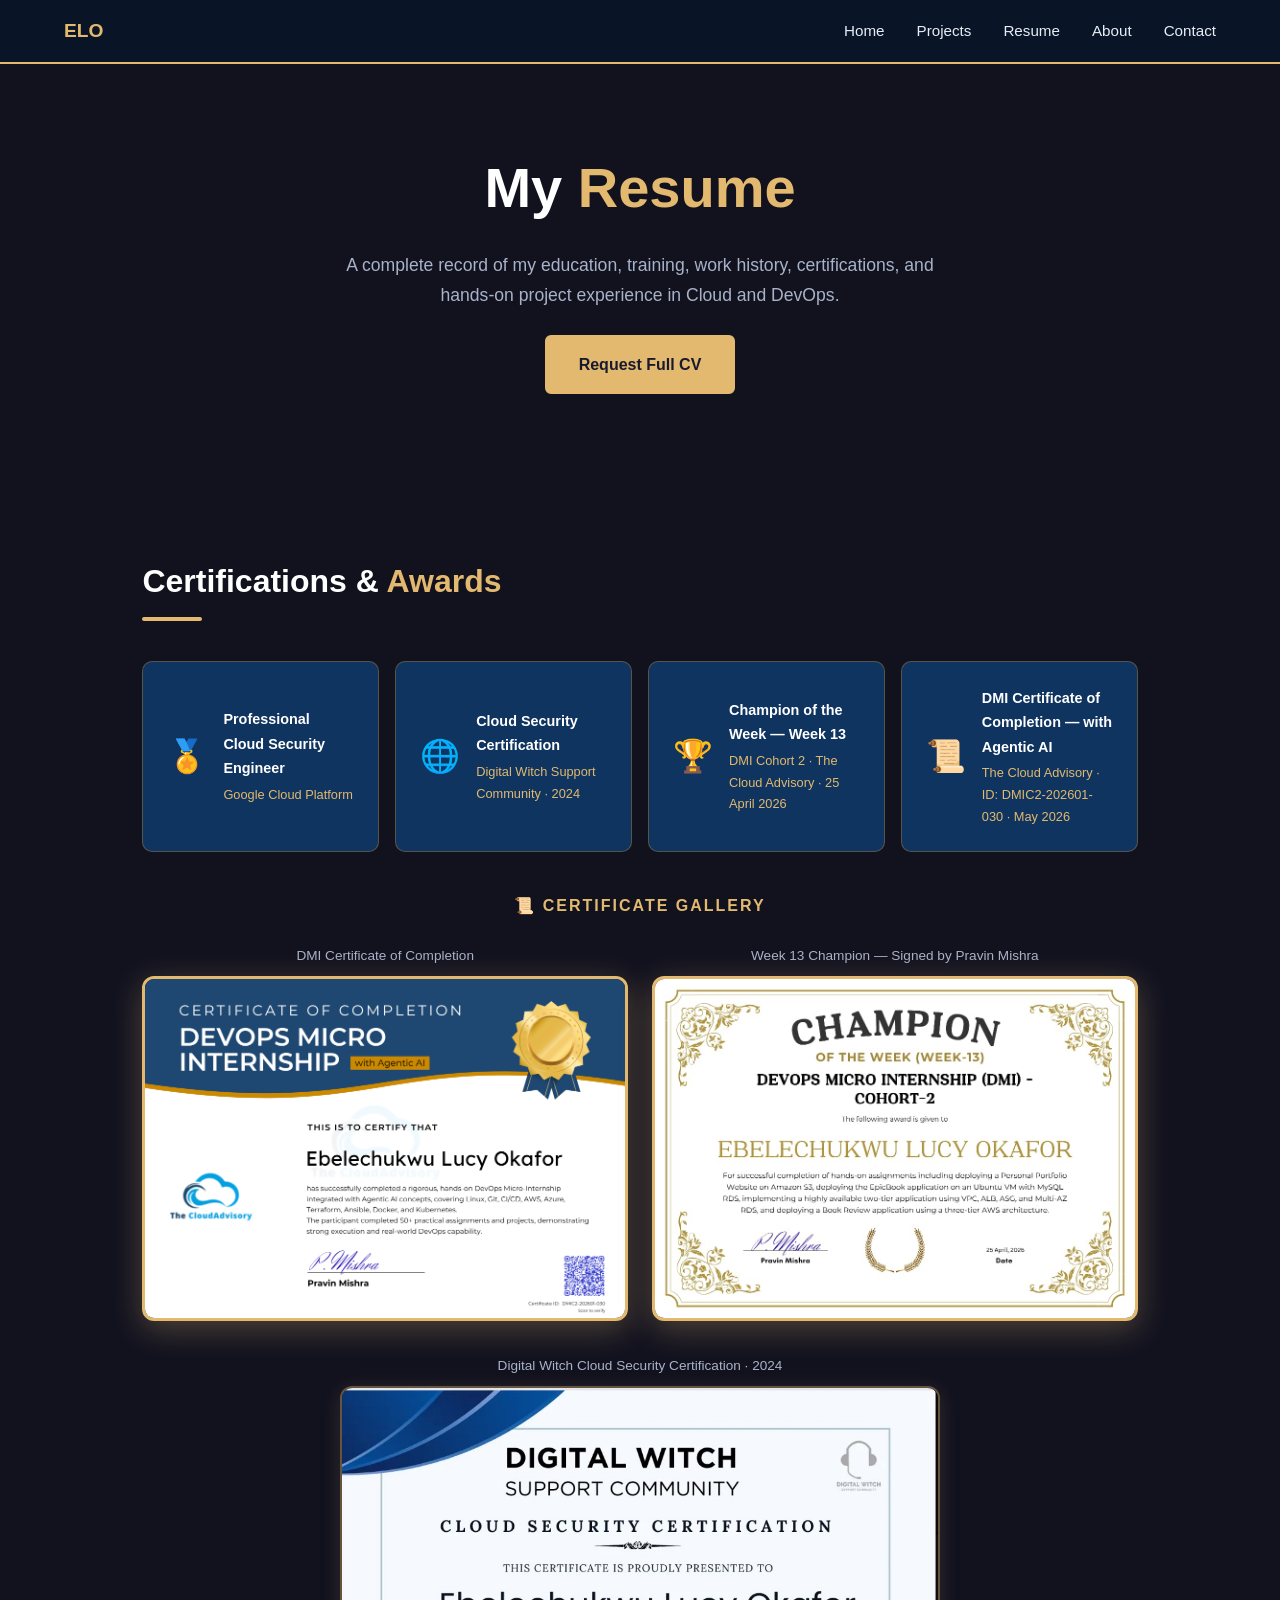
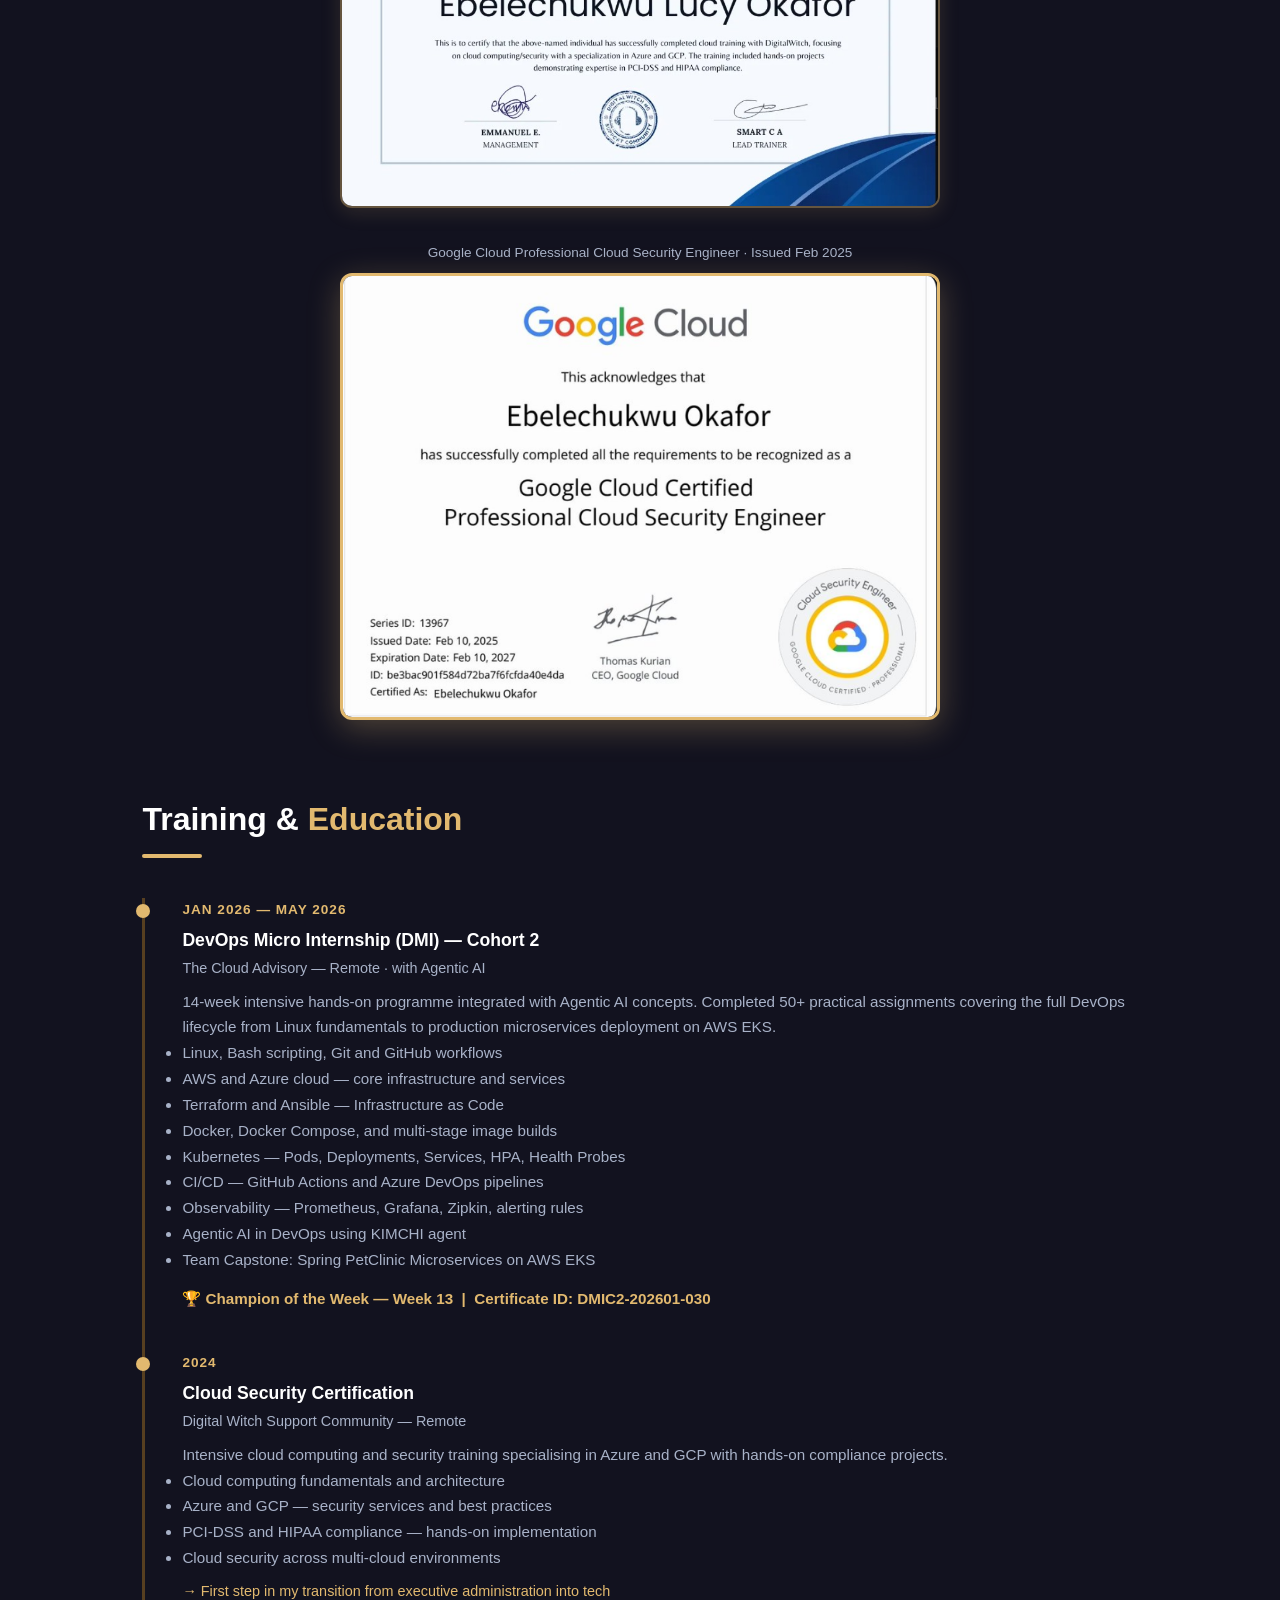
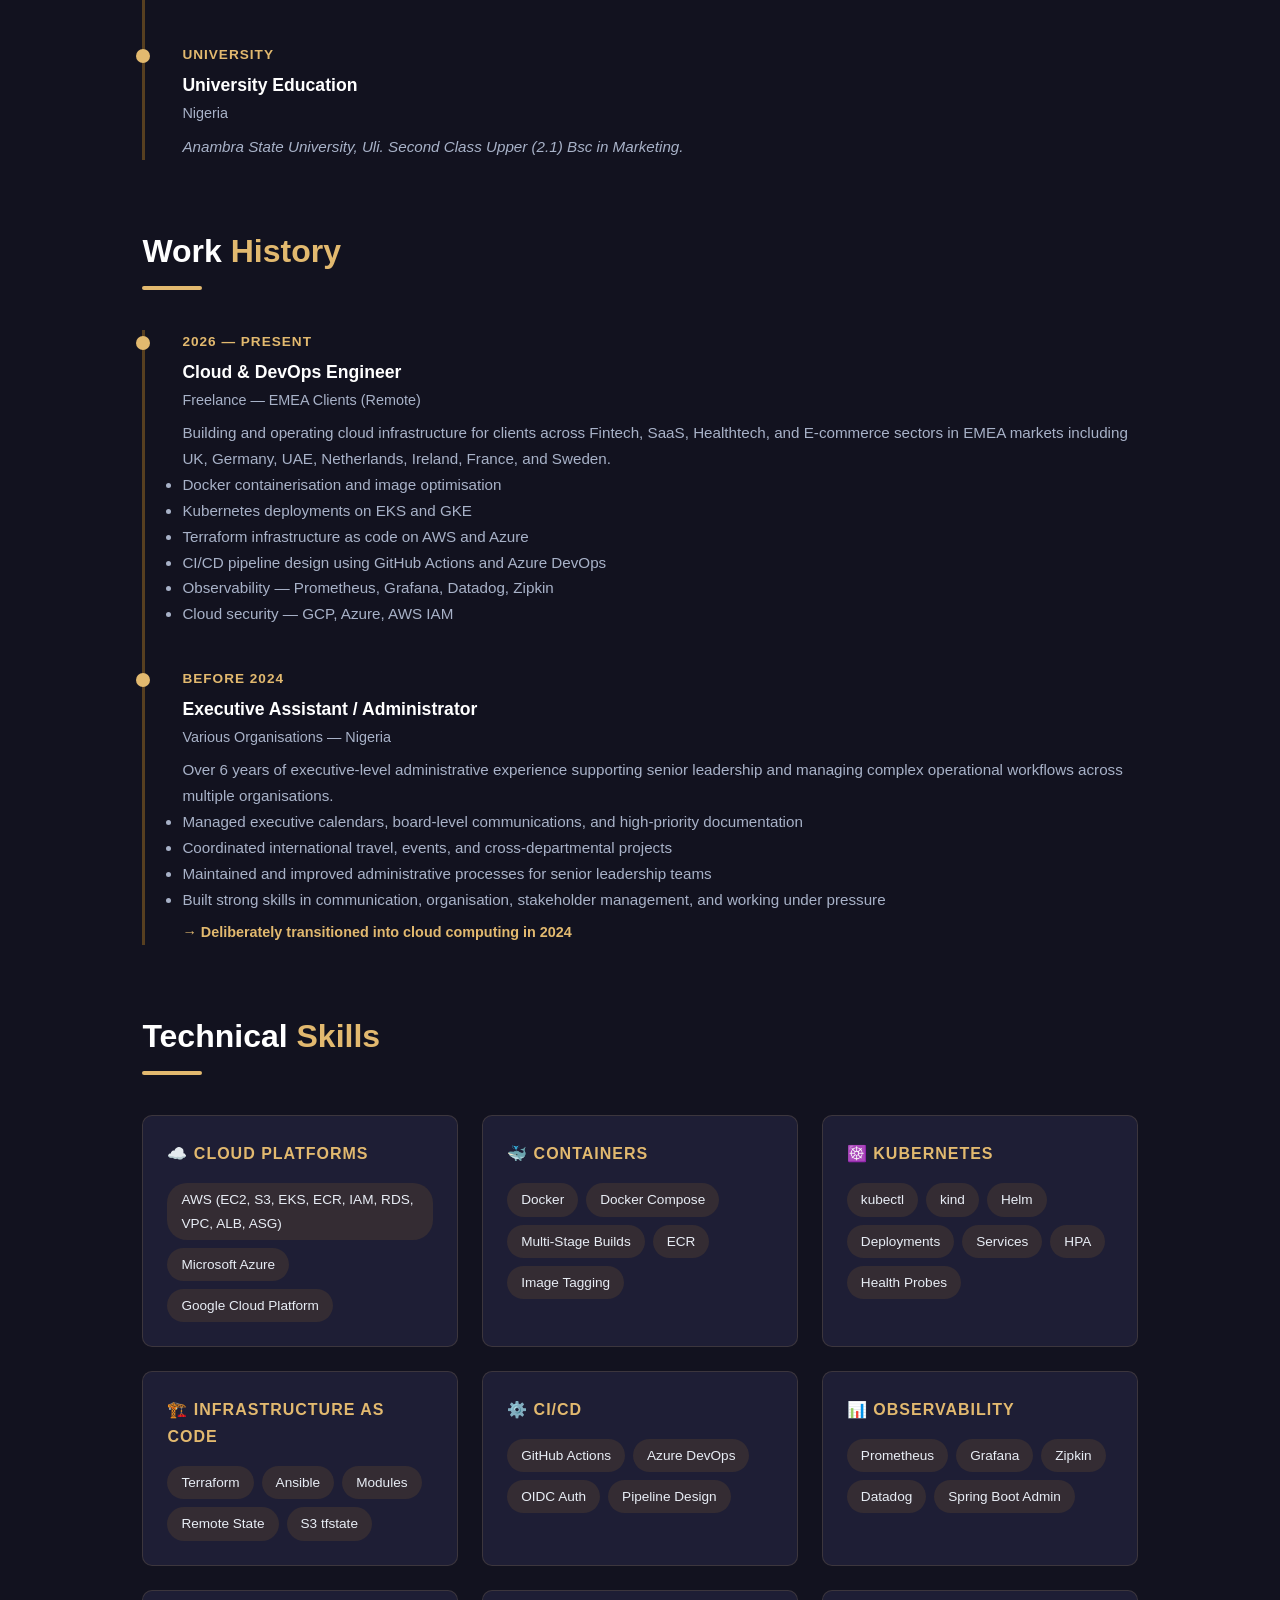
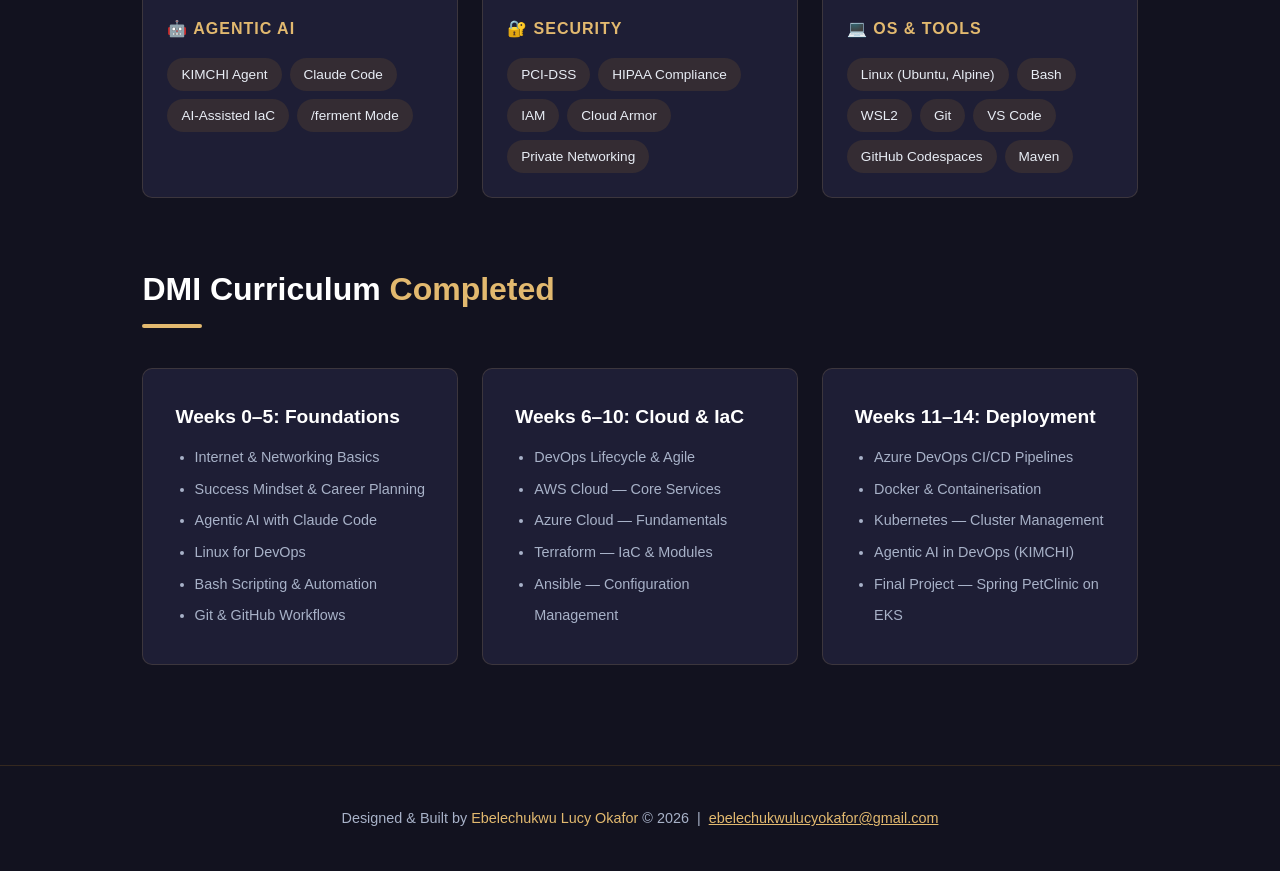
<file: resume.html>
<!DOCTYPE html>
<html lang="en">
<head>
  <meta charset="UTF-8"/>
  <meta name="viewport" content="width=device-width, initial-scale=1.0"/>
  <title>Resume | Ebelechukwu Lucy Okafor</title>
  <link rel="stylesheet" href="style.css"/>
</head>
<body>

<nav>
  <a href="index.html" class="nav-brand">ELO</a>
  <ul class="nav-links">
    <li><a href="index.html">Home</a></li>
    <li><a href="projects.html">Projects</a></li>
    <li><a href="resume.html">Resume</a></li>
    <li><a href="about.html">About</a></li>
    <li><a href="contact.html">Contact</a></li>
  </ul>
</nav>

<div class="page-hero">
  <h1>My <span style="color:var(--gold)">Resume</span></h1>
  <p>A complete record of my education, training, work history,
  certifications, and hands-on project experience in Cloud and DevOps.</p>
  <div style="margin-top:1.5rem;">
    <a href="mailto:ebelechukwulucyokafor@gmail.com"
    class="btn btn-primary">Request Full CV</a>
  </div>
</div>

<section>

  <!-- CERTIFICATIONS & AWARDS -->
  <h2 class="section-title">Certifications &amp; <span>Awards</span></h2>
  <div class="section-line"></div>

  <div class="cert-grid">
    <div class="cert-badge">
      <span class="cert-icon">🏅</span>
      <div>
        <h4>Professional Cloud Security Engineer</h4>
        <p>Google Cloud Platform</p>
      </div>
    </div>
    <div class="cert-badge">
      <span class="cert-icon">🌐</span>
      <div>
        <h4>Cloud Security Certification</h4>
        <p>Digital Witch Support Community · 2024</p>
      </div>
    </div>
    <div class="cert-badge">
      <span class="cert-icon">🏆</span>
      <div>
        <h4>Champion of the Week — Week 13</h4>
        <p>DMI Cohort 2 · The Cloud Advisory · 25 April 2026</p>
      </div>
    </div>
    <div class="cert-badge">
      <span class="cert-icon">📜</span>
      <div>
        <h4>DMI Certificate of Completion — with Agentic AI</h4>
        <p>The Cloud Advisory · ID: DMIC2-202601-030 · May 2026</p>
      </div>
    </div>
  </div>

  <!-- CERTIFICATE IMAGES -->
  <div style="margin-top:2.5rem; margin-bottom:4rem;">
    <h3 style="color:var(--gold); margin-bottom:1.5rem; font-size:1rem;
    text-transform:uppercase; letter-spacing:2px; text-align:center;">
      📜 Certificate Gallery
    </h3>
    <div style="display:grid; grid-template-columns:1fr 1fr; gap:1.5rem;">

      <div>
        <p style="color:var(--grey); font-size:0.85rem;
        margin-bottom:0.6rem; text-align:center;">
          DMI Certificate of Completion
        </p>
        <img src="images/dmi-certificate.png.jpeg"
          alt="DMI Certificate of Completion — Ebelechukwu Lucy Okafor"
          style="width:100%; border-radius:12px;
          border:3px solid var(--gold);
          box-shadow:0 8px 32px rgba(226,185,111,0.3);"/>
      </div>

      <div>
        <p style="color:var(--grey); font-size:0.85rem;
        margin-bottom:0.6rem; text-align:center;">
          Week 13 Champion — Signed by Pravin Mishra
        </p>
        <img src="week13-champion.png.jpeg"
          alt="Week 13 Champion Certificate"
          style="width:100%; border-radius:12px;
          border:3px solid var(--gold);
          box-shadow:0 8px 32px rgba(226,185,111,0.3);"/>
      </div>

      <div style="grid-column:1/-1; max-width:600px;
      margin:0 auto; width:100%;">
        <p style="color:var(--grey); font-size:0.85rem;
        margin-bottom:0.6rem; text-align:center;">
          Digital Witch Cloud Security Certification · 2024
        </p>
        <img src="images/digitalwitch-certificate.jpeg"
          alt="Digital Witch Cloud Security Certificate"
          style="width:100%; border-radius:12px;
          border:2px solid rgba(226,185,111,0.4);
          box-shadow:0 4px 20px rgba(226,185,111,0.15);"/>
      </div>
            <div style="grid-column:1/-1; max-width:600px;
      margin:0 auto; width:100%;">
        <p style="color:var(--grey); font-size:0.85rem;
        margin-bottom:0.6rem; text-align:center;">
          Google Cloud Professional Cloud Security Engineer · Issued Feb 2025
        </p>
        <img src="images/gcp-security-engineer-certificate.png"
          alt="Google Cloud Certified Professional Cloud Security Engineer certificate — Ebelechukwu Okafor"
          style="width:100%; border-radius:12px;
          border:3px solid var(--gold);
          box-shadow:0 8px 32px rgba(226,185,111,0.3);"/>
      </div>

    </div>
  </div>

  <!-- TRAINING & EDUCATION -->
  <h2 class="section-title">Training &amp; <span>Education</span></h2>
  <div class="section-line"></div>
  <div class="timeline" style="margin-bottom:4rem;">

    <div class="timeline-item">
      <p class="timeline-date">Jan 2026 — May 2026</p>
      <p class="timeline-title">
        DevOps Micro Internship (DMI) — Cohort 2
      </p>
      <p class="timeline-org">
        The Cloud Advisory — Remote · with Agentic AI
      </p>
      <div class="timeline-desc">
        <p>14-week intensive hands-on programme integrated with Agentic AI
        concepts. Completed 50+ practical assignments covering the full
        DevOps lifecycle from Linux fundamentals to production microservices
        deployment on AWS EKS.</p>
        <ul>
          <li>Linux, Bash scripting, Git and GitHub workflows</li>
          <li>AWS and Azure cloud — core infrastructure and services</li>
          <li>Terraform and Ansible — Infrastructure as Code</li>
          <li>Docker, Docker Compose, and multi-stage image builds</li>
          <li>Kubernetes — Pods, Deployments, Services, HPA, Health Probes</li>
          <li>CI/CD — GitHub Actions and Azure DevOps pipelines</li>
          <li>Observability — Prometheus, Grafana, Zipkin, alerting rules</li>
          <li>Agentic AI in DevOps using KIMCHI agent</li>
          <li>Team Capstone: Spring PetClinic Microservices on AWS EKS</li>
        </ul>
        <p style="margin-top:0.8rem; color:var(--gold); font-weight:600;">
          🏆 Champion of the Week — Week 13 &nbsp;|&nbsp;
          Certificate ID: DMIC2-202601-030
        </p>
      </div>
    </div>

    <div class="timeline-item">
      <p class="timeline-date">2024</p>
      <p class="timeline-title">Cloud Security Certification</p>
      <p class="timeline-org">
        Digital Witch Support Community — Remote
      </p>
      <div class="timeline-desc">
        <p>Intensive cloud computing and security training specialising
        in Azure and GCP with hands-on compliance projects.</p>
        <ul>
          <li>Cloud computing fundamentals and architecture</li>
          <li>Azure and GCP — security services and best practices</li>
          <li>PCI-DSS and HIPAA compliance — hands-on implementation</li>
          <li>Cloud security across multi-cloud environments</li>
        </ul>
        <p style="margin-top:0.5rem; color:var(--gold); font-size:0.9rem;">
          → First step in my transition from executive administration into tech
        </p>
      </div>
    </div>

    <div class="timeline-item">
      <p class="timeline-date">University</p>
      <p class="timeline-title">University Education</p>
      <p class="timeline-org">Nigeria</p>
      <div class="timeline-desc">
        <p style="font-style:italic;">
          Anambra State University, Uli. Second Class Upper (2.1) Bsc in Marketing.
        </p>
      </div>
    </div>

  </div>

  <!-- WORK HISTORY -->
  <h2 class="section-title">Work <span>History</span></h2>
  <div class="section-line"></div>
  <div class="timeline" style="margin-bottom:4rem;">

    <div class="timeline-item">
      <p class="timeline-date">2026 — Present</p>
      <p class="timeline-title">Cloud &amp; DevOps Engineer</p>
      <p class="timeline-org">Freelance — EMEA Clients (Remote)</p>
      <div class="timeline-desc">
        <p>Building and operating cloud infrastructure for clients across
        Fintech, SaaS, Healthtech, and E-commerce sectors in EMEA markets
        including UK, Germany, UAE, Netherlands, Ireland, France, and Sweden.</p>
        <ul>
          <li>Docker containerisation and image optimisation</li>
          <li>Kubernetes deployments on EKS and GKE</li>
          <li>Terraform infrastructure as code on AWS and Azure</li>
          <li>CI/CD pipeline design using GitHub Actions and Azure DevOps</li>
          <li>Observability — Prometheus, Grafana, Datadog, Zipkin</li>
          <li>Cloud security — GCP, Azure, AWS IAM</li>
        </ul>
      </div>
    </div>

    <div class="timeline-item">
      <p class="timeline-date">Before 2024</p>
      <p class="timeline-title">Executive Assistant / Administrator</p>
      <p class="timeline-org">Various Organisations — Nigeria</p>
      <div class="timeline-desc">
        <p>Over 6 years of executive-level administrative experience
        supporting senior leadership and managing complex operational
        workflows across multiple organisations.</p>
        <ul>
          <li>Managed executive calendars, board-level communications,
          and high-priority documentation</li>
          <li>Coordinated international travel, events, and
          cross-departmental projects</li>
          <li>Maintained and improved administrative processes for
          senior leadership teams</li>
          <li>Built strong skills in communication, organisation,
          stakeholder management, and working under pressure</li>
        </ul>
        <p style="margin-top:0.5rem; color:var(--gold);
        font-size:0.9rem; font-weight:600;">
          → Deliberately transitioned into cloud computing in 2024
        </p>
      </div>
    </div>

  </div>

  <!-- TECHNICAL SKILLS -->
  <h2 class="section-title">Technical <span>Skills</span></h2>
  <div class="section-line"></div>
  <div class="skills-grid" style="margin-bottom:4rem;">

    <div class="skill-group">
      <h3>☁️ Cloud Platforms</h3>
      <ul class="skill-list">
        <li>AWS (EC2, S3, EKS, ECR, IAM, RDS, VPC, ALB, ASG)</li>
        <li>Microsoft Azure</li>
        <li>Google Cloud Platform</li>
      </ul>
    </div>

    <div class="skill-group">
      <h3>🐳 Containers</h3>
      <ul class="skill-list">
        <li>Docker</li><li>Docker Compose</li>
        <li>Multi-Stage Builds</li>
        <li>ECR</li><li>Image Tagging</li>
      </ul>
    </div>

    <div class="skill-group">
      <h3>☸️ Kubernetes</h3>
      <ul class="skill-list">
        <li>kubectl</li><li>kind</li><li>Helm</li>
        <li>Deployments</li><li>Services</li>
        <li>HPA</li><li>Health Probes</li>
      </ul>
    </div>

    <div class="skill-group">
      <h3>🏗️ Infrastructure as Code</h3>
      <ul class="skill-list">
        <li>Terraform</li><li>Ansible</li>
        <li>Modules</li><li>Remote State</li><li>S3 tfstate</li>
      </ul>
    </div>

    <div class="skill-group">
      <h3>⚙️ CI/CD</h3>
      <ul class="skill-list">
        <li>GitHub Actions</li><li>Azure DevOps</li>
        <li>OIDC Auth</li><li>Pipeline Design</li>
      </ul>
    </div>

    <div class="skill-group">
      <h3>📊 Observability</h3>
      <ul class="skill-list">
        <li>Prometheus</li><li>Grafana</li>
        <li>Zipkin</li><li>Datadog</li>
        <li>Spring Boot Admin</li>
      </ul>
    </div>

    <div class="skill-group">
      <h3>🤖 Agentic AI</h3>
      <ul class="skill-list">
        <li>KIMCHI Agent</li><li>Claude Code</li>
        <li>AI-Assisted IaC</li><li>/ferment Mode</li>
      </ul>
    </div>

    <div class="skill-group">
      <h3>🔐 Security</h3>
      <ul class="skill-list">
        <li>PCI-DSS</li><li>HIPAA Compliance</li>
        <li>IAM</li><li>Cloud Armor</li>
        <li>Private Networking</li>
      </ul>
    </div>

    <div class="skill-group">
      <h3>💻 OS &amp; Tools</h3>
      <ul class="skill-list">
        <li>Linux (Ubuntu, Alpine)</li><li>Bash</li>
        <li>WSL2</li><li>Git</li><li>VS Code</li>
        <li>GitHub Codespaces</li><li>Maven</li>
      </ul>
    </div>

  </div>

  <!-- DMI CURRICULUM -->
  <h2 class="section-title">DMI Curriculum <span>Completed</span></h2>
  <div class="section-line"></div>
  <div class="cards">
    <div class="card">
      <h3>Weeks 0–5: Foundations</h3>
      <ul style="color:var(--grey); padding-left:1.2rem;
      font-size:0.9rem; line-height:2.2;">
        <li>Internet &amp; Networking Basics</li>
        <li>Success Mindset &amp; Career Planning</li>
        <li>Agentic AI with Claude Code</li>
        <li>Linux for DevOps</li>
        <li>Bash Scripting &amp; Automation</li>
        <li>Git &amp; GitHub Workflows</li>
      </ul>
    </div>
    <div class="card">
      <h3>Weeks 6–10: Cloud &amp; IaC</h3>
      <ul style="color:var(--grey); padding-left:1.2rem;
      font-size:0.9rem; line-height:2.2;">
        <li>DevOps Lifecycle &amp; Agile</li>
        <li>AWS Cloud — Core Services</li>
        <li>Azure Cloud — Fundamentals</li>
        <li>Terraform — IaC &amp; Modules</li>
        <li>Ansible — Configuration Management</li>
      </ul>
    </div>
    <div class="card">
      <h3>Weeks 11–14: Deployment</h3>
      <ul style="color:var(--grey); padding-left:1.2rem;
      font-size:0.9rem; line-height:2.2;">
        <li>Azure DevOps CI/CD Pipelines</li>
        <li>Docker &amp; Containerisation</li>
        <li>Kubernetes — Cluster Management</li>
        <li>Agentic AI in DevOps (KIMCHI)</li>
        <li>Final Project — Spring PetClinic on EKS</li>
      </ul>
    </div>
  </div>

</section>

<footer>
  <p>Designed &amp; Built by <span>Ebelechukwu Lucy Okafor</span>
  &copy; 2026 &nbsp;|&nbsp;
  <a href="mailto:ebelechukwulucyokafor@gmail.com"
  style="color:var(--gold);">ebelechukwulucyokafor@gmail.com</a></p>
</footer>

</body>
</html>
</file>
<file: style.css>
/* ============================================
   Ebelechukwu Lucy Okafor — Portfolio
   Theme: Dark Navy & Gold
   ============================================ */

:root {
  --navy: #1a1a2e;
  --navy-light: #16213e;
  --navy-card: #0f3460;
  --gold: #e2b96f;
  --gold-light: #f0d080;
  --white: #ffffff;
  --grey: #a8b2c8;
  --light: #e8edf5;
  --bg-main: #12121f;
  --bg-card: #1e1e35;
  --bg-section: #161625;
  --font: 'Segoe UI', Arial, sans-serif;
}

* { margin: 0; padding: 0; box-sizing: border-box; }

html { scroll-behavior: smooth; }

body {
  font-family: var(--font);
  background: var(--bg-main);
  color: var(--light);
  font-size: 16px;
  line-height: 1.7;
}

/* ── NAV ── */
nav {
  position: fixed;
  top: 0; left: 0; right: 0;
  background: rgba(10,22,40,0.97);
  border-bottom: 2px solid var(--gold);
  display: flex;
  justify-content: space-between;
  align-items: center;
  padding: 0 5%;
  height: 64px;
  z-index: 1000;
}

.nav-brand {
  font-size: 1.2rem;
  font-weight: 700;
  color: var(--gold);
  text-decoration: none;
}

.nav-links {
  display: flex;
  gap: 2rem;
  list-style: none;
  flex-wrap: wrap;
}

.nav-links a {
  color: var(--light);
  text-decoration: none;
  font-size: 0.95rem;
  transition: color 0.3s;
}

.nav-links a:hover { color: var(--gold); }

/* ── SECTIONS ── */
section {
  padding: 100px 8%;
  max-width: 1200px;
  margin: 0 auto;
}

.section-title {
  font-size: 2rem;
  font-weight: 700;
  color: var(--white);
  margin-bottom: 0.5rem;
}

.section-title span { color: var(--gold); }

.section-line {
  width: 60px;
  height: 4px;
  background: var(--gold);
  margin-bottom: 2.5rem;
  border-radius: 2px;
}

/* ── HERO ── */
.hero {
  min-height: 100vh;
  display: flex;
  flex-direction: column;
  justify-content: center;
  padding: 120px 8% 60px;
  max-width: 1200px;
  margin: 0 auto;
}

.hero-tag {
  color: var(--gold);
  font-size: 1rem;
  font-weight: 600;
  letter-spacing: 2px;
  margin-bottom: 1rem;
}

.hero h1 {
  font-size: clamp(2.5rem, 6vw, 4.5rem);
  font-weight: 800;
  color: var(--white);
  line-height: 1.15;
  margin-bottom: 0.5rem;
}

.hero h2 {
  font-size: clamp(1.2rem, 3vw, 1.8rem);
  color: var(--gold);
  font-weight: 600;
  margin-bottom: 1.5rem;
}

.hero p {
  font-size: 1.1rem;
  color: var(--grey);
  max-width: 600px;
  margin-bottom: 2.5rem;
  line-height: 1.8;
}

.btn-group { display: flex; gap: 1rem; flex-wrap: wrap; }

.btn {
  padding: 14px 32px;
  border-radius: 6px;
  font-size: 1rem;
  font-weight: 600;
  text-decoration: none;
  cursor: pointer;
  transition: all 0.3s;
  touch-action: manipulation;
  display: inline-block;
}

.btn-primary {
  background: var(--gold);
  color: var(--navy);
  border: 2px solid var(--gold);
}

.btn-primary:hover {
  background: var(--gold-light);
  border-color: var(--gold-light);
  transform: translateY(-2px);
}

.btn-outline {
  background: transparent;
  color: var(--gold);
  border: 2px solid var(--gold);
}

.btn-outline:hover {
  background: var(--gold);
  color: var(--navy);
  transform: translateY(-2px);
}

/* ── STATS ── */
.stats {
  display: grid;
  grid-template-columns: repeat(auto-fit, minmax(140px, 1fr));
  gap: 1.5rem;
  margin-top: 4rem;
  padding-top: 3rem;
  border-top: 1px solid rgba(245,166,35,0.2);
}

.stat-item { text-align: center; }

.stat-number {
  font-size: 2.5rem;
  font-weight: 800;
  color: var(--gold);
  display: block;
}

.stat-label {
  font-size: 0.85rem;
  color: var(--grey);
  text-transform: uppercase;
  letter-spacing: 1px;
}

/* ── CARDS ── */
.cards {
  display: grid;
  grid-template-columns: repeat(auto-fit, minmax(300px, 1fr));
  gap: 1.5rem;
}

.card {
  background: var(--bg-card);
  border: 1px solid rgba(226,185,111,0.15);
  border-radius: 10px;
  padding: 2rem;
  transition: transform 0.3s, border-color 0.3s;
}

.card:hover {
  transform: translateY(-6px);
  border-color: var(--gold);
}

.card-icon {
  font-size: 2.5rem;
  margin-bottom: 1rem;
  display: block;
}

.card h3 {
  color: var(--white);
  font-size: 1.2rem;
  margin-bottom: 0.5rem;
}

.card p { color: var(--grey); font-size: 0.95rem; }

.card-tags {
  display: flex;
  flex-wrap: wrap;
  gap: 0.5rem;
  margin-top: 1.2rem;
}

.tag {
  background: rgba(245,166,35,0.15);
  color: var(--gold);
  padding: 4px 12px;
  border-radius: 20px;
  font-size: 0.78rem;
  font-weight: 600;
}

.card-link {
  display: inline-block;
  margin-top: 1.2rem;
  color: var(--gold);
  text-decoration: none;
  font-size: 0.9rem;
  font-weight: 600;
}

.card-link:hover { text-decoration: underline; }

/* ── SKILLS ── */
.skills-grid {
  display: grid;
  grid-template-columns: repeat(auto-fit, minmax(260px, 1fr));
  gap: 1.5rem;
}

.skill-group {
  background: var(--bg-card);
  border: 1px solid rgba(226,185,111,0.15);
  border-radius: 10px;
  padding: 1.5rem;
}

.skill-group h3 {
  color: var(--gold);
  font-size: 1rem;
  font-weight: 700;
  margin-bottom: 1rem;
  text-transform: uppercase;
  letter-spacing: 1px;
}

.skill-list {
  list-style: none;
  display: flex;
  flex-wrap: wrap;
  gap: 0.5rem;
}

.skill-list li {
  background: rgba(245,166,35,0.1);
  color: var(--light);
  padding: 5px 14px;
  border-radius: 20px;
  font-size: 0.85rem;
}

/* ── TIMELINE (resume) ── */
.timeline { position: relative; }

.timeline::before {
  content: '';
  position: absolute;
  left: 0;
  top: 0; bottom: 0;
  width: 3px;
  background: rgba(245,166,35,0.3);
}

.timeline-item {
  padding-left: 2.5rem;
  margin-bottom: 2.5rem;
  position: relative;
}

.timeline-item::before {
  content: '';
  position: absolute;
  left: -6px;
  top: 6px;
  width: 14px;
  height: 14px;
  background: var(--gold);
  border-radius: 50%;
}

.timeline-date {
  color: var(--gold);
  font-size: 0.85rem;
  font-weight: 700;
  text-transform: uppercase;
  letter-spacing: 1px;
  margin-bottom: 0.3rem;
}

.timeline-title {
  color: var(--white);
  font-size: 1.1rem;
  font-weight: 700;
}

.timeline-org {
  color: var(--grey);
  font-size: 0.9rem;
  margin-bottom: 0.5rem;
}

.timeline-desc { color: var(--grey); font-size: 0.95rem; }

/* ── CERT BADGES ── */
.cert-grid {
  display: grid;
  grid-template-columns: repeat(auto-fit, minmax(220px, 1fr));
  gap: 1rem;
}

.cert-badge {
  background: var(--navy-card);
  border: 1px solid rgba(245,166,35,0.3);
  border-radius: 10px;
  padding: 1.5rem;
  display: flex;
  align-items: center;
  gap: 1rem;
}

.cert-badge .cert-icon {
  font-size: 2rem;
  flex-shrink: 0;
}

.cert-badge h4 {
  color: var(--white);
  font-size: 0.9rem;
  margin-bottom: 0.2rem;
}

.cert-badge p {
  color: var(--gold);
  font-size: 0.8rem;
}

/* ── ABOUT ── */
.about-grid {
  display: grid;
  grid-template-columns: 1fr 1fr;
  gap: 4rem;
  align-items: start;
}

.about-text p {
  color: var(--grey);
  margin-bottom: 1.2rem;
  font-size: 1rem;
  line-height: 1.8;
}

.about-text p span { color: var(--gold); font-weight: 600; }

.values-list { list-style: none; }

.values-list li {
  padding: 0.8rem 0;
  border-bottom: 1px solid rgba(245,166,35,0.1);
  color: var(--grey);
  display: flex;
  gap: 0.8rem;
}

.values-list li span:first-child { color: var(--gold); font-weight: 700; }

/* ── CONTACT ── */
.contact-grid {
  display: grid;
  grid-template-columns: 1fr 1fr;
  gap: 4rem;
}

.contact-info p {
  color: var(--grey);
  margin-bottom: 2rem;
  font-size: 1rem;
  line-height: 1.8;
}

.contact-item {
  display: flex;
  align-items: center;
  gap: 1rem;
  margin-bottom: 1.2rem;
  color: var(--grey);
}

.contact-item a {
  color: var(--gold);
  text-decoration: none;
}

.contact-item a:hover { text-decoration: underline; }

.contact-icon { font-size: 1.3rem; }

/* ── FOOTER ── */
footer {
  text-align: center;
  padding: 2.5rem;
  border-top: 1px solid rgba(245,166,35,0.15);
  color: var(--grey);
  font-size: 0.9rem;
}

footer span { color: var(--gold); }

/* ── PAGE HERO (inner pages) ── */
.page-hero {
  padding: 140px 8% 60px;
  max-width: 1200px;
  margin: 0 auto;
  text-align: center;
}

.page-hero h1 {
  font-size: clamp(2rem, 5vw, 3.5rem);
  color: var(--white);
  font-weight: 800;
  margin-bottom: 1rem;
}

.page-hero p {
  color: var(--grey);
  font-size: 1.1rem;
  max-width: 600px;
  margin: 0 auto;
}

/* ── MOBILE ── */
@media (max-width: 768px) {
  nav { padding: 0 4%; }
  .nav-links { gap: 1rem; }
  section { padding: 80px 5%; }
  .about-grid, .contact-grid { grid-template-columns: 1fr; gap: 2rem; }
  .hero { padding: 100px 5% 60px; }
}

@media (max-width: 640px) {
  .cards { grid-template-columns: 1fr; }
  .skills-grid { grid-template-columns: 1fr; }
  .cert-grid { grid-template-columns: 1fr; }
  .stats { grid-template-columns: repeat(2, 1fr); }
}

/* Zen Pharma project block */
.zp { background: var(--bg-card); border: 1px solid rgba(226,185,111,0.3); border-radius: 12px; padding: 2rem; margin: 2rem 0; }
.zp h3 { color: var(--white); font-size: 1.3rem; margin-bottom: .75rem; }
.zp h4 { color: var(--gold); font-size: .95rem; text-transform: uppercase; letter-spacing: 2px; margin: 1.5rem 0 .75rem; }
.zp p, .zp li { color: var(--light); line-height: 1.8; }
.zp ul { padding-left: 1.2rem; }
.zp .card-tags { margin: 1rem 0; }
.zp figure { margin: 1.5rem 0; }
.zp img { width: 100%; height: auto; display: block; border-radius: 8px; border: 1px solid rgba(226,185,111,0.3); }
.zp figcaption { color: var(--grey); font-size: .85rem; margin-top: .5rem; }
.zp-grid { display: grid; grid-template-columns: repeat(auto-fit, minmax(280px, 1fr)); gap: 1rem; }
.zp-links a { color: var(--gold); margin-right: 1.25rem; }
</file>
